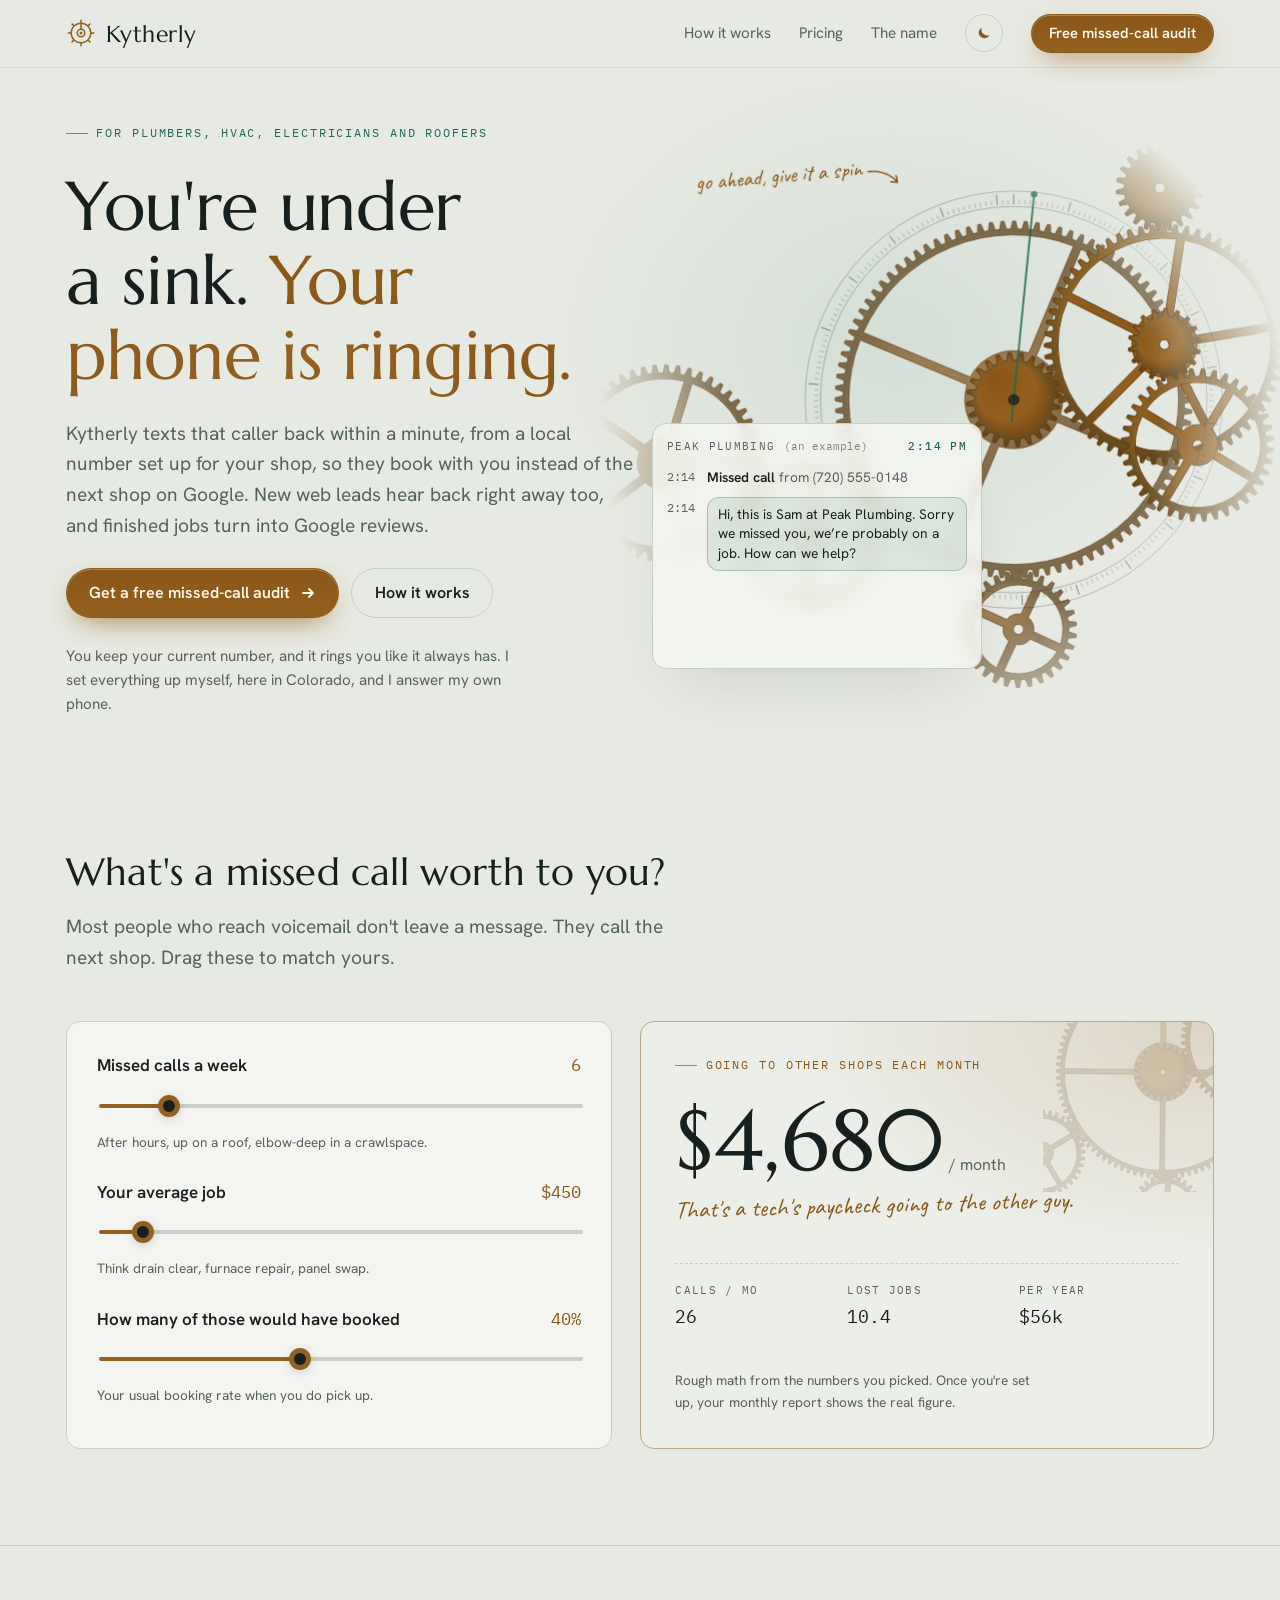
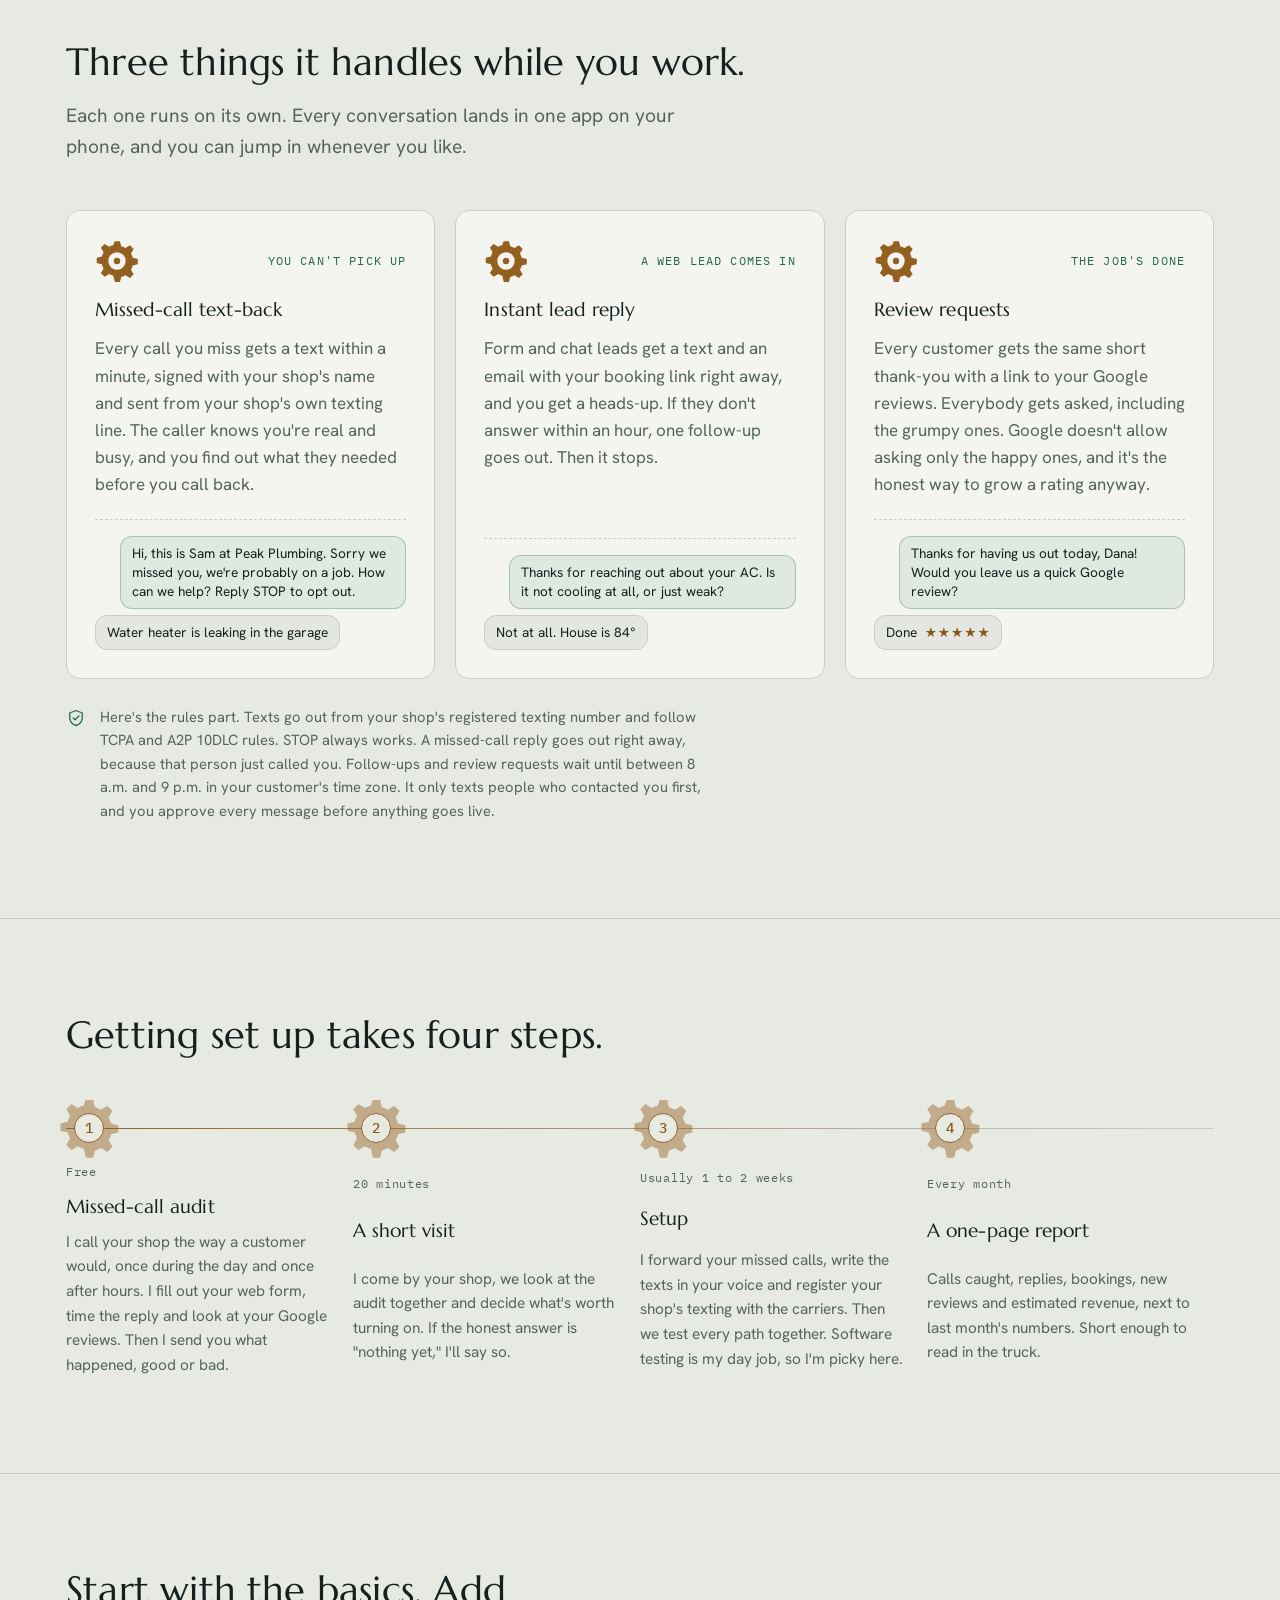
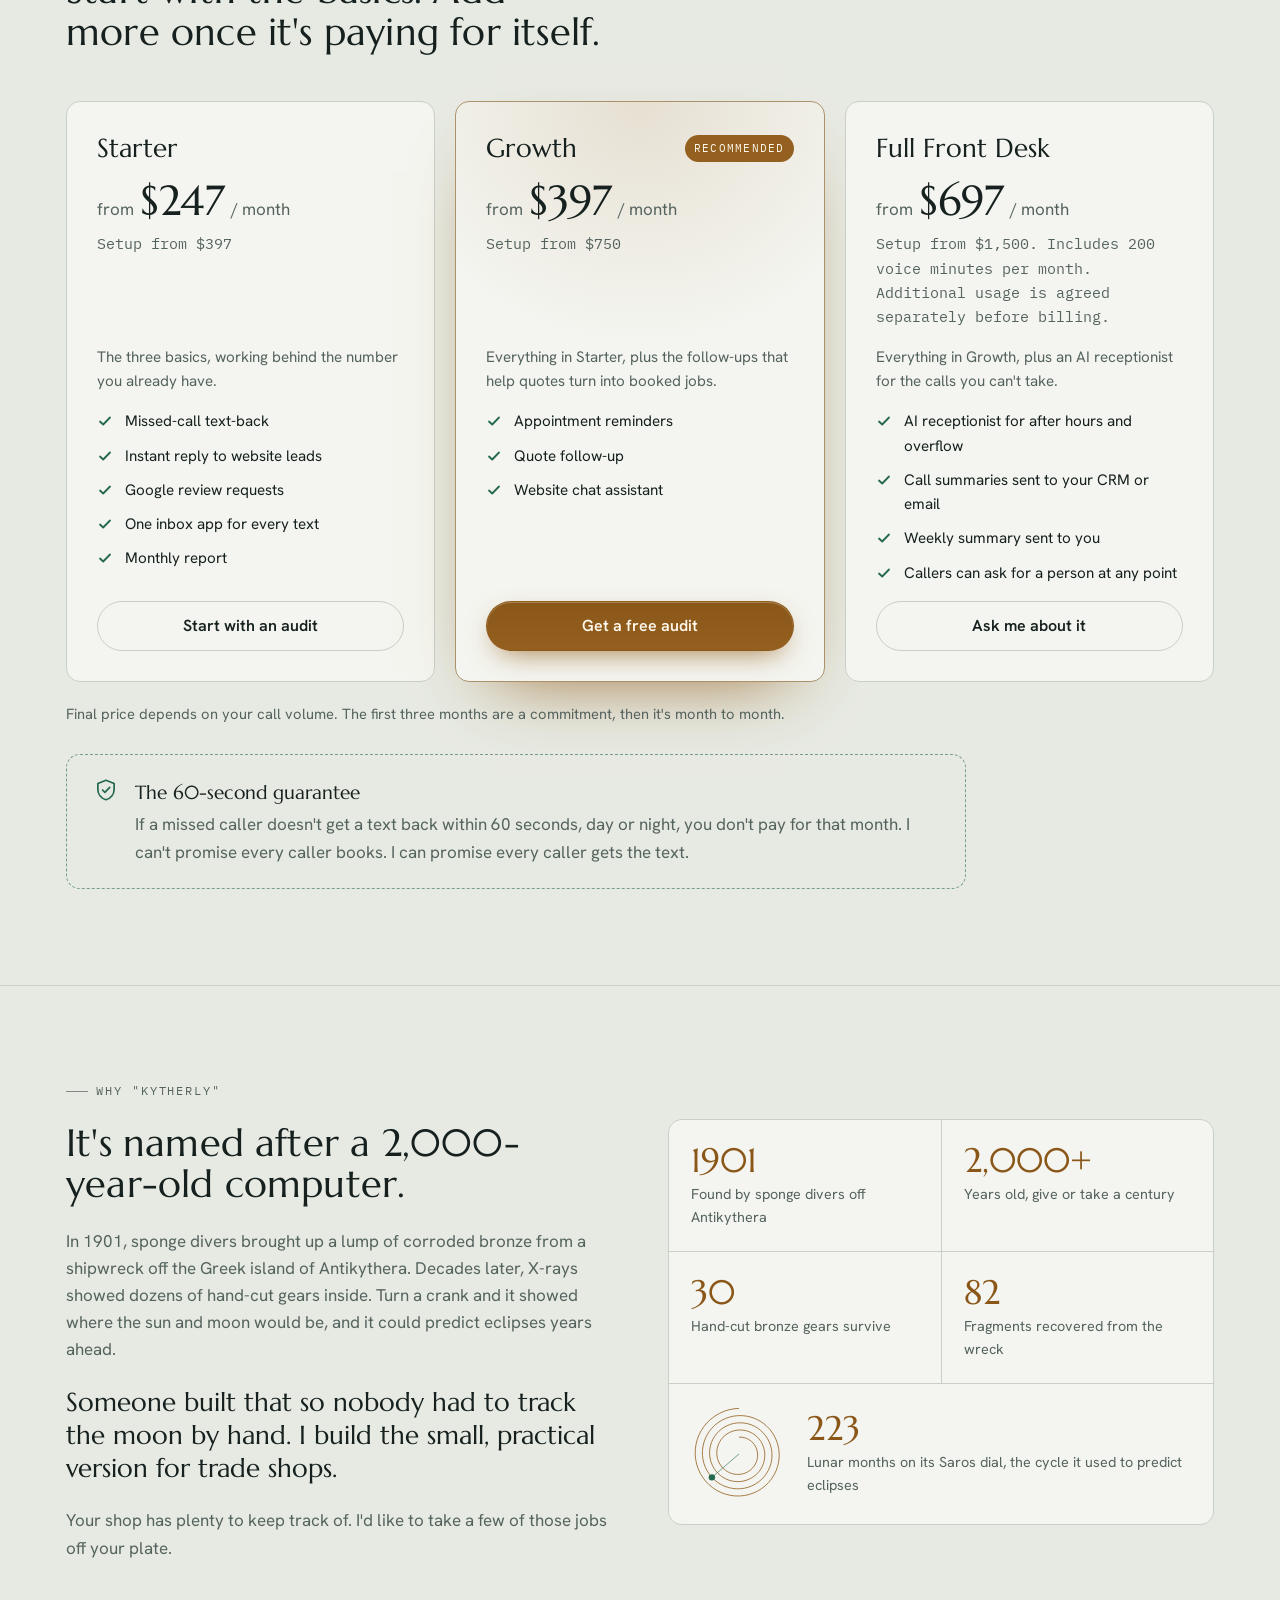
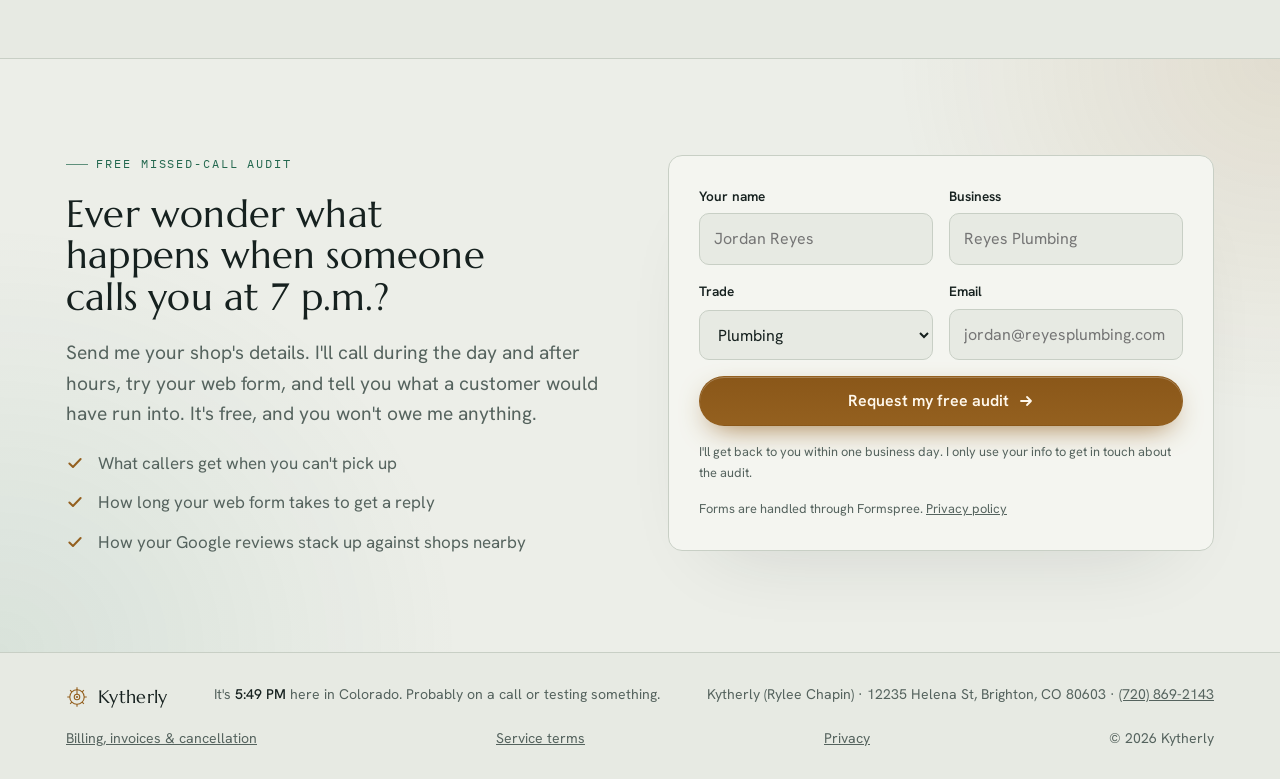
<file: index.html>
<!doctype html>
<html lang="en">
<head>
<meta charset="utf-8">
<meta name="viewport" content="width=device-width, initial-scale=1, viewport-fit=cover">
<title>Kytherly</title>
<meta name="description" content="Kytherly texts back the calls you miss, answers new web leads right away and asks finished jobs for Google reviews. For plumbers, HVAC, electricians and roofers.">
<link rel="icon" href="data:image/svg+xml,%3Csvg xmlns='http://www.w3.org/2000/svg' viewBox='0 0 32 32'%3E%3Cg fill='none' stroke='%23c8904f' stroke-width='2.4'%3E%3Ccircle cx='16' cy='16' r='10'/%3E%3Ccircle cx='16' cy='16' r='4'/%3E%3Cpath d='M16 2v4M16 26v4M2 16h4M26 16h4M6 6l3 3M23 23l3 3M6 26l3-3M23 9l3-3'/%3E%3C/g%3E%3C/svg%3E">
<link rel="preconnect" href="https://fonts.googleapis.com">
<link rel="preconnect" href="https://fonts.gstatic.com" crossorigin>
<link rel="stylesheet" href="https://fonts.googleapis.com/css2?family=Caveat:wght@500;600&family=Marcellus&family=Hanken+Grotesk:wght@400;500;600;700&family=IBM+Plex+Mono:wght@400;500&display=swap">
<style>
/* Layout: a salvaged bronze mechanism on a deep-sea ground. Hero splits text / live gear train;
   sections run as plates on one center column, each with a mono "inscription" label. Dark-first. */
:root{
  --sea:#0b1416;        /* ground: the water the mechanism was pulled from */
  --deep:#111e21;       /* raised plate */
  --deeper:#0e191b;
  --line:#22363a;
  --parch:#ebe1cd;      /* text */
  --mute:#9eaca6;
  --bronze:#c8904f;
  --bronze-hi:#e9bb7c;
  --bronze-lo:#7a5226;
  --verdigris:#72b8a1;
  --verd-soft:rgba(114,184,161,.12);
  --on-bronze:#1a1208;
  --shadow:rgba(0,0,0,.45);
  --display:"Marcellus","Trajan Pro","Palatino Linotype",Georgia,serif;
  --body:"Hanken Grotesk","Segoe UI",system-ui,-apple-system,sans-serif;
  --hand:"Caveat","Segoe Print","Bradley Hand",cursive;
  --mono:"IBM Plex Mono",ui-monospace,"Cascadia Mono",Consolas,monospace;
  --step-0:1rem; --step-1:1.2rem; --step-2:1.6rem; --step-3:2.4rem; --step-4:clamp(2.5rem,5.4vw,4.6rem);
  --radius:14px;
  color-scheme:dark;
}
@media (prefers-color-scheme: light){
  :root:not([data-theme="dark"]){
    --sea:#e7eae3; --deep:#f4f5f0; --deeper:#eceee8; --line:#c8cfc5;
    --parch:#16211f; --mute:#55635e;
    --bronze:#94601f; --bronze-hi:#8a5719; --bronze-lo:#5e3c14;
    --verdigris:#24684f; --verd-soft:rgba(45,122,99,.10);
    --on-bronze:#fff8ec; --shadow:rgba(30,40,35,.16);
    color-scheme:light;
  }
}
:root[data-theme="light"]{
  --sea:#e7eae3; --deep:#f4f5f0; --deeper:#eceee8; --line:#c8cfc5;
  --parch:#16211f; --mute:#55635e;
  --bronze:#94601f; --bronze-hi:#8a5719; --bronze-lo:#5e3c14;
  --verdigris:#24684f; --verd-soft:rgba(45,122,99,.10);
  --on-bronze:#fff8ec; --shadow:rgba(30,40,35,.16);
  color-scheme:light;
}

*{box-sizing:border-box}
html{scroll-behavior:smooth}
body{
  background:var(--sea); color:var(--parch);
  font-family:var(--body); font-size:17px; line-height:1.6;
  -webkit-font-smoothing:antialiased; overflow-x:hidden;
}
a{color:inherit}
:focus-visible{outline:2px solid var(--verdigris); outline-offset:3px; border-radius:6px}
.wrap{
  max-width:1180px; margin-inline:auto;
  padding-left:max(16px,env(safe-area-inset-left,0px));
  padding-right:max(16px,env(safe-area-inset-right,0px));
}
h1,h2,h3{font-family:var(--display); font-weight:400; text-wrap:balance; margin:0; line-height:1.08; letter-spacing:.005em}
h2{font-size:var(--step-3)}
h3{font-size:var(--step-1); line-height:1.25}
p{margin:0}
.label{
  font-family:var(--mono); font-size:.74rem; letter-spacing:.16em; text-transform:uppercase;
  color:var(--verdigris); display:flex; align-items:center; gap:.7em;
}
.label::before{content:""; width:22px; height:1px; background:currentColor; opacity:.7}
.lede{color:var(--mute); font-size:var(--step-1); max-width:58ch}

/* ---------- buttons ---------- */
.btn{
  display:inline-flex; align-items:center; gap:.6em; text-decoration:none; cursor:pointer;
  font:600 1rem/1 var(--body); padding:1em 1.4em; border-radius:999px; border:1px solid transparent;
  transition:transform .2s cubic-bezier(.2,.8,.2,1), background-color .2s, border-color .2s, box-shadow .2s;
}
.btn:active{transform:scale(.97)}
.btn-primary{
  background:linear-gradient(180deg,var(--bronze-hi),var(--bronze)); color:var(--on-bronze);
  box-shadow:0 1px 0 rgba(255,255,255,.25) inset, 0 10px 30px -12px var(--bronze);
}
.btn-primary:hover{box-shadow:0 1px 0 rgba(255,255,255,.25) inset, 0 14px 36px -10px var(--bronze)}
.btn-ghost{border-color:var(--line); color:var(--parch); background:transparent}
.btn-ghost:hover{border-color:var(--verdigris)}
.btn svg{width:1em; height:1em}

/* ---------- nav ---------- */
.nav{
  position:sticky; top:env(safe-area-inset-top,0px); z-index:20;
  background:color-mix(in srgb, var(--sea) 82%, transparent);
  backdrop-filter:blur(14px) saturate(1.2); -webkit-backdrop-filter:blur(14px) saturate(1.2);
  border-bottom:1px solid color-mix(in srgb, var(--line) 60%, transparent);
}
.nav .wrap{display:flex; align-items:center; justify-content:space-between; gap:20px; padding-block:14px}
.brand{display:flex; align-items:center; gap:10px; text-decoration:none; font-family:var(--display); font-size:1.45rem; letter-spacing:.02em}
.brand svg{width:30px; height:30px; color:var(--bronze)}
.brand:hover svg{animation:spin 2.4s cubic-bezier(.4,0,.2,1)}
@keyframes spin{to{transform:rotate(90deg)}}
.nav-links{display:flex; align-items:center; gap:28px; font-size:.95rem}
.nav-links a:not(.btn){text-decoration:none; color:var(--mute); transition:color .2s}
.nav-links a:not(.btn):hover{color:var(--parch)}
.nav .btn{padding:.75em 1.15em; font-size:.92rem}

/* ---------- hero ---------- */
.hero{position:relative; overflow:hidden}
.hero::before{ /* sea-light */
  content:""; position:absolute; inset:-20% -10% auto 30%; height:120%;
  background:radial-gradient(closest-side, var(--verd-soft), transparent 70%); pointer-events:none;
}
.hero .wrap{display:grid; grid-template-columns:1.05fr 1fr; gap:40px; align-items:center; padding-block:56px 40px; position:relative}
.hero-copy{display:grid; gap:26px; min-width:0; position:relative; z-index:2}
.hero h1{font-size:var(--step-4); letter-spacing:-.005em}
.hero h1 em{font-style:normal; color:var(--bronze-hi);
  background:linear-gradient(100deg,var(--bronze-hi),var(--bronze) 60%,var(--bronze-hi));
  -webkit-background-clip:text; background-clip:text; color:transparent}
.hero-ctas{display:flex; flex-wrap:wrap; gap:12px}
.hero-meta{display:flex; flex-wrap:wrap; gap:8px 22px; font-family:var(--mono); font-size:.78rem; color:var(--mute); letter-spacing:.04em}
.hero-meta span{display:inline-flex; align-items:center; gap:8px}
.hero-meta span::before{content:""; width:6px; height:6px; border-radius:50%; background:var(--verdigris)}

.machine{position:relative; aspect-ratio:1/1; width:100%; max-width:600px; justify-self:center}
.machine canvas{
  position:absolute; inset:-14%; width:128%; height:128%;
  -webkit-mask-image:radial-gradient(closest-side, #000 62%, transparent 100%);
          mask-image:radial-gradient(closest-side, #000 62%, transparent 100%);
}

/* example conversation, floating over the mechanism */
.ticket{
  position:absolute; left:-4%; bottom:4%; width:min(330px,78%);
  background:color-mix(in srgb, var(--deep) 88%, transparent);
  backdrop-filter:blur(10px); -webkit-backdrop-filter:blur(10px);
  border:1px solid var(--line); border-radius:var(--radius);
  box-shadow:0 30px 60px -30px var(--shadow);
  padding:14px; display:grid; gap:10px; font-size:.86rem;
}
.ticket-head{display:flex; justify-content:space-between; align-items:center; font-family:var(--mono); font-size:.7rem; letter-spacing:.12em; text-transform:uppercase; color:var(--mute)}
.ticket-head b{font-weight:500; color:var(--verdigris)}
.log{display:grid; gap:8px; min-height:188px; align-content:start}
.ev{display:grid; grid-template-columns:auto 1fr; gap:10px; align-items:start;
  animation:rise .5s cubic-bezier(.2,.8,.2,1) both}
.ev time{font-family:var(--mono); font-size:.72rem; color:var(--mute); padding-top:2px; font-variant-numeric:tabular-nums; min-width:2.6em}
.ev .bubble{padding:7px 10px; border-radius:12px; line-height:1.4; min-width:0}
.ev.sys .bubble{padding:2px 0; color:var(--mute)}
.ev.sys .bubble strong{color:var(--parch); font-weight:600}
.ev.out .bubble{background:var(--verd-soft); border:1px solid color-mix(in srgb, var(--verdigris) 30%, transparent)}
.ev.in .bubble{background:color-mix(in srgb, var(--parch) 7%, transparent); border:1px solid var(--line)}
.ev.win .bubble{padding:4px 10px; background:color-mix(in srgb, var(--bronze) 16%, transparent); color:var(--bronze-hi); font-weight:600; border:1px solid color-mix(in srgb, var(--bronze) 40%, transparent)}
@keyframes rise{from{opacity:.0; transform:translateY(6px)}to{opacity:1; transform:none}}

/* ---------- sections ---------- */
section{position:relative; scroll-margin-top:72px}
.plate{padding-block:96px}
.plate + .plate{border-top:1px solid var(--line)}
.sec-head{display:grid; gap:18px; max-width:760px; margin-bottom:48px}

/* leak calculator */
.leak{display:grid; grid-template-columns:1fr 1.05fr; gap:28px; align-items:stretch}
.controls{display:grid; gap:26px; align-content:start; padding:30px; border:1px solid var(--line); border-radius:var(--radius); background:var(--deep)}
.ctrl{display:grid; gap:10px}
.ctrl-top{display:flex; justify-content:space-between; align-items:baseline; gap:12px}
.ctrl label{font-weight:600}
.ctrl output{font-family:var(--mono); font-size:1.05rem; color:var(--bronze-hi); font-variant-numeric:tabular-nums}
.ctrl small{color:var(--mute); font-size:.85rem}
input[type=range]{-webkit-appearance:none; appearance:none; width:100%; height:28px; background:transparent; cursor:pointer}
input[type=range]::-webkit-slider-runnable-track{height:4px; border-radius:4px; background:linear-gradient(90deg,var(--bronze) var(--p,50%),var(--line) var(--p,50%))}
input[type=range]::-moz-range-track{height:4px; border-radius:4px; background:linear-gradient(90deg,var(--bronze) var(--p,50%),var(--line) var(--p,50%))}
input[type=range]::-webkit-slider-thumb{-webkit-appearance:none; margin-top:-9px; width:22px; height:22px; border-radius:50%; background:var(--parch); border:5px solid var(--bronze); box-shadow:0 2px 8px var(--shadow); transition:transform .15s}
input[type=range]::-moz-range-thumb{width:12px; height:12px; border-radius:50%; background:var(--parch); border:5px solid var(--bronze)}
input[type=range]:active::-webkit-slider-thumb{transform:scale(1.15)}

.readout{
  position:relative; overflow:hidden; border-radius:var(--radius); padding:34px;
  background:
    radial-gradient(120% 90% at 100% 0%, color-mix(in srgb, var(--bronze) 18%, transparent), transparent 60%),
    var(--deeper);
  border:1px solid color-mix(in srgb, var(--bronze) 35%, var(--line));
  display:grid; gap:22px; align-content:space-between;
}
.readout .label{color:var(--bronze-hi)}
.big{font-family:var(--display); font-size:clamp(3rem,7.5vw,5.4rem); line-height:1; font-variant-numeric:tabular-nums; color:var(--parch)}
.big small{font-family:var(--body); font-size:1rem; color:var(--mute); margin-left:.3em}
.readout-rows{display:grid; grid-template-columns:repeat(3,1fr); gap:12px; border-top:1px dashed var(--line); padding-top:18px}
.readout-rows div{display:grid; gap:2px; min-width:0}
.readout-rows dt{font-family:var(--mono); font-size:.68rem; letter-spacing:.12em; text-transform:uppercase; color:var(--mute)}
.readout-rows dd{margin:0; font-family:var(--mono); font-size:1.15rem; font-variant-numeric:tabular-nums}
.readout .fine{font-size:.85rem; color:var(--mute); max-width:46ch}
.readout canvas{position:absolute; right:-70px; top:-70px; width:240px; height:240px; opacity:.22; pointer-events:none}

/* three gears */
.gears{display:grid; grid-template-columns:repeat(3,1fr); gap:20px}
.gear-card{
  display:grid; grid-template-rows:auto auto auto 1fr; gap:14px; padding:28px; border-radius:var(--radius);
  background:var(--deep); border:1px solid var(--line); min-width:0;
  transition:border-color .3s, transform .3s cubic-bezier(.2,.8,.2,1);
}
.gear-card:hover{border-color:color-mix(in srgb, var(--bronze) 50%, var(--line)); transform:translateY(-3px)}
.gear-card:hover .g-ico{transform:rotate(45deg)}
.g-top{display:flex; justify-content:space-between; align-items:center}
.g-ico{width:44px; height:44px; color:var(--bronze); transition:transform 1.2s cubic-bezier(.2,.8,.2,1)}
.when{font-family:var(--mono); font-size:.72rem; letter-spacing:.1em; text-transform:uppercase; color:var(--verdigris)}
.gear-card p{color:var(--mute)}
.thread{display:grid; gap:6px; align-self:end; margin-top:6px; padding-top:16px; border-top:1px dashed var(--line); font-size:.85rem}
.thread .b{padding:7px 11px; border-radius:12px; max-width:92%; line-height:1.4}
.thread .o{justify-self:end; background:var(--verd-soft); border:1px solid color-mix(in srgb, var(--verdigris) 30%, transparent)}
.thread .i{justify-self:start; background:color-mix(in srgb, var(--parch) 7%, transparent); border:1px solid var(--line)}
.compliance{margin-top:26px; display:flex; gap:14px; align-items:flex-start; color:var(--mute); font-size:.92rem; max-width:80ch}
.compliance svg{flex:none; width:20px; height:20px; color:var(--verdigris); margin-top:3px}

/* process */
.steps{display:grid; grid-template-columns:repeat(4,1fr); gap:0; counter-reset:step; position:relative}
.steps::before{content:""; position:absolute; left:0; right:0; top:23px; height:1px; background:linear-gradient(90deg,var(--bronze),var(--line))}
.step{display:grid; gap:12px; padding-right:24px; min-width:0}
.step .n{
  width:46px; height:46px; border-radius:50%; display:grid; place-items:center; position:relative;
  font-family:var(--mono); font-size:.9rem; color:var(--bronze-hi); background:var(--sea);
  border:1px solid var(--bronze);
}
.step .dur{font-family:var(--mono); font-size:.74rem; color:var(--mute); letter-spacing:.06em}
.step p{color:var(--mute); font-size:.96rem}

/* pricing */
.tiers{display:grid; grid-template-columns:repeat(3,1fr); gap:20px; align-items:stretch}
.tier{display:grid; grid-template-rows:auto auto auto auto 1fr auto; gap:16px; padding:30px; border-radius:var(--radius); border:1px solid var(--line); background:var(--deep); min-width:0}
.tier.feature{
  border-color:color-mix(in srgb, var(--bronze) 55%, var(--line));
  background:radial-gradient(100% 60% at 50% 0%, color-mix(in srgb, var(--bronze) 14%, transparent), transparent 70%), var(--deep);
  box-shadow:0 30px 70px -40px var(--bronze);
}
.tier-name{display:flex; justify-content:space-between; align-items:center; gap:8px}
.tier-name h3{font-size:var(--step-2)}
.pill{font-family:var(--mono); font-size:.66rem; letter-spacing:.12em; text-transform:uppercase; padding:5px 9px; border-radius:999px; color:var(--on-bronze); background:var(--bronze); white-space:nowrap}
.price{display:flex; align-items:baseline; gap:6px; font-variant-numeric:tabular-nums}
.price b{font-family:var(--display); font-weight:400; font-size:2.6rem; line-height:1}
.price span{color:var(--mute)}
.setup{font-family:var(--mono); font-size:.78rem; color:var(--mute); margin-top:-8px}
.tier > p{color:var(--mute); font-size:.95rem}
.tier ul{list-style:none; margin:0; padding:0; display:grid; gap:10px; align-content:start; font-size:.95rem}
.tier li{display:grid; grid-template-columns:18px 1fr; gap:10px}
.tier li svg{width:16px; height:16px; margin-top:4px; color:var(--verdigris)}
.tier .btn{justify-content:center}
.guarantee{margin-top:28px; padding:22px 26px; border-radius:var(--radius); border:1px dashed color-mix(in srgb, var(--verdigris) 50%, var(--line)); display:flex; gap:16px; align-items:flex-start; max-width:900px}
.guarantee svg{flex:none; width:26px; height:26px; color:var(--verdigris)}
.guarantee strong{display:block; font-family:var(--display); font-weight:400; font-size:var(--step-1); margin-bottom:4px}
.guarantee p{color:var(--mute)}

/* name story */
.story{display:grid; grid-template-columns:1fr 1fr; gap:56px; align-items:center}
.story-copy{display:grid; gap:22px; min-width:0}
.story-copy p{color:var(--mute); max-width:58ch}
.story-copy p.pull{font-family:var(--display); font-size:var(--step-2); line-height:1.3; color:var(--parch)}
.facts{display:grid; grid-template-columns:1fr 1fr; gap:1px; background:var(--line); border:1px solid var(--line); border-radius:var(--radius); overflow:hidden}
.fact{background:var(--deep); padding:22px; display:grid; gap:4px; align-content:start; min-width:0}
.fact b{font-family:var(--display); font-weight:400; font-size:2.1rem; color:var(--bronze-hi); line-height:1.1; font-variant-numeric:tabular-nums}
.fact span{font-size:.9rem; color:var(--mute)}
.fact.wide{grid-column:1/-1; display:flex; align-items:center; gap:20px}
.fact.wide canvas{width:96px; height:96px; flex:none}

/* audit form */
.cta-band{
  background:
    radial-gradient(60% 120% at 0% 100%, var(--verd-soft), transparent 60%),
    radial-gradient(50% 100% at 100% 0%, color-mix(in srgb, var(--bronze) 12%, transparent), transparent 60%),
    var(--deeper);
  border-top:1px solid var(--line);
}
.audit{display:grid; grid-template-columns:1fr 1fr; gap:56px; align-items:start}
.audit-copy{display:grid; gap:20px; min-width:0}
.audit-copy ul{margin:0; padding:0; list-style:none; display:grid; gap:12px}
.audit-copy li{display:grid; grid-template-columns:22px 1fr; gap:10px; color:var(--mute)}
.audit-copy li svg{width:18px; height:18px; color:var(--bronze); margin-top:4px}
form{display:grid; gap:16px; padding:30px; border-radius:var(--radius); background:var(--deep); border:1px solid var(--line); box-shadow:0 40px 80px -50px var(--shadow)}
.row2{display:grid; grid-template-columns:1fr 1fr; gap:16px}
.field{display:grid; gap:6px; min-width:0}
.field label{font-size:.85rem; font-weight:600}
.field input,.field select{
  font:inherit; font-size:1rem; color:var(--parch); background:var(--sea);
  border:1px solid var(--line); border-radius:10px; padding:.75em .9em; width:100%;
  transition:border-color .2s, box-shadow .2s;
}
.field input:focus,.field select:focus{outline:none; border-color:var(--verdigris); box-shadow:0 0 0 3px var(--verd-soft)}
form .btn{justify-content:center; width:100%}
.form-note{font-size:.8rem; color:var(--mute)}
.form-note.err{color:var(--bronze-hi); font-weight:600}
.field input[aria-invalid="true"]{border-color:var(--bronze-hi); box-shadow:0 0 0 3px color-mix(in srgb, var(--bronze) 18%, transparent)}
.sent h3:focus{outline:none}
.copy-box{display:grid; gap:12px; text-align:left; margin-top:6px}
.copy-box textarea{font:.88rem/1.5 var(--mono); color:var(--parch); background:var(--sea); border:1px solid var(--line); border-radius:10px; padding:.8em; resize:none; width:100%}
.copy-actions{display:flex; flex-wrap:wrap; gap:10px}
.copy-actions .btn{flex:1 1 160px; justify-content:center; width:auto}
.sr-only{position:absolute; width:1px; height:1px; overflow:hidden; clip:rect(0 0 0 0); white-space:nowrap}
.sent{display:none; gap:10px; text-align:center; padding:12px 0}
form.done .sent{display:grid}
form.done > :not(.sent){display:none}
.sent svg{width:44px; height:44px; color:var(--verdigris); justify-self:center}
.sent h3{font-size:var(--step-2)}
.sent p{color:var(--mute)}

footer{border-top:1px solid var(--line)}
footer .wrap{display:flex; flex-wrap:wrap; justify-content:space-between; gap:16px; padding-block:30px; color:var(--mute); font-size:.88rem}
footer .brand{font-size:1.1rem; color:var(--parch)}
footer address{font-style:normal}
footer .brand svg{width:22px; height:22px}

/* ---------- small delights: margin notes, toggles, toasts ---------- */
::selection{background:color-mix(in srgb, var(--bronze) 45%, transparent); color:var(--parch)}
.hero-note{color:var(--mute); font-size:.95rem; max-width:50ch}
.spin-hint{
  position:absolute; z-index:3; top:2%; left:4%; margin:0; display:flex; align-items:flex-end; gap:4px;
  font-family:var(--hand); font-size:1.4rem; line-height:1; color:var(--bronze-hi);
  transform:rotate(-5deg); pointer-events:none; transition:opacity .6s;
}
.spin-hint svg{width:38px; height:24px; transform:translateY(12px)}
.spin-hint.gone{opacity:0}
#mech{cursor:grab; touch-action:pan-y}
#mech.grabbing{cursor:grabbing}
.ticket-head i{font-style:normal; text-transform:none; letter-spacing:0; opacity:.75}
.ev.typing .bubble{display:inline-flex; gap:4px; padding:10px 12px; width:max-content}
.ev.typing .bubble i{width:6px; height:6px; border-radius:50%; background:var(--mute); animation:blink 1s infinite}
.ev.typing .bubble i:nth-child(2){animation-delay:.15s}
.ev.typing .bubble i:nth-child(3){animation-delay:.3s}
@keyframes blink{0%,60%,100%{opacity:.25; transform:none}30%{opacity:1; transform:translateY(-2px)}}
.quip{font-family:var(--hand); font-size:1.55rem; line-height:1.15; color:var(--bronze-hi); margin-top:-10px; transform:rotate(-1.5deg); transform-origin:left center}
.quip.swap{animation:quip .45s cubic-bezier(.2,.8,.2,1)}
@keyframes quip{from{opacity:0; transform:rotate(-1.5deg) translateY(6px)}}
.stars{display:inline-flex; gap:1px; margin-left:4px; color:var(--bronze-hi)}
.stars i{font-style:normal; display:inline-block}
.gear-card:hover .stars i{animation:pop .5s cubic-bezier(.3,1.6,.5,1) both}
.gear-card:hover .stars i:nth-child(2){animation-delay:.07s}
.gear-card:hover .stars i:nth-child(3){animation-delay:.14s}
.gear-card:hover .stars i:nth-child(4){animation-delay:.21s}
.gear-card:hover .stars i:nth-child(5){animation-delay:.28s}
@keyframes pop{40%{transform:scale(1.55) rotate(-14deg)}}

.steps{list-style:none; margin:0; padding:0}
.step .n{border:0; background:none}
.step .n .cog{position:absolute; inset:-8px; width:62px; height:62px; color:var(--bronze); opacity:.45; transition:transform 1.4s cubic-bezier(.2,.8,.2,1)}
.step .n b{position:relative; width:30px; height:30px; border-radius:50%; display:grid; place-items:center; background:var(--sea); border:1px solid var(--bronze); font-weight:500}
.step:hover .n .cog{transform:rotate(90deg)}
.step:nth-child(even):hover .n .cog{transform:rotate(-90deg)}

.terms{margin-top:20px; color:var(--mute); font-size:.92rem}
.fact-text{display:grid; gap:4px}

.theme-btn{
  position:relative; width:38px; height:38px; flex:none; border-radius:50%; border:1px solid var(--line);
  background:transparent; color:var(--bronze-hi); cursor:pointer; display:grid; place-items:center;
  transition:border-color .2s, transform .2s;
}
.theme-btn:hover{border-color:var(--bronze)}
.theme-btn:active{transform:scale(.92)}
.theme-btn svg{position:absolute; width:18px; height:18px; transition:transform .6s cubic-bezier(.2,.8,.2,1), opacity .3s}
.theme-btn .moon{opacity:0; transform:rotate(-90deg) scale(.5)}
.theme-btn.is-light .sun{opacity:0; transform:rotate(90deg) scale(.5)}
.theme-btn.is-light .moon{opacity:1; transform:none}

.local{margin:0}
.local b{color:var(--parch); font-weight:500; font-variant-numeric:tabular-nums}

.toast{
  position:fixed; left:50%; bottom:calc(20px + env(safe-area-inset-bottom, 0px)); z-index:50;
  transform:translate(-50%, 20px); opacity:0; pointer-events:none; width:max-content; max-width:calc(100% - 32px);
  padding:10px 18px; border-radius:14px; background:var(--deep); color:var(--parch);
  border:1px solid color-mix(in srgb, var(--bronze) 50%, var(--line)); box-shadow:0 20px 50px -20px var(--shadow);
  font-family:var(--hand); font-size:1.4rem; line-height:1.2; text-align:center;
  transition:opacity .35s, transform .45s cubic-bezier(.2,.8,.2,1);
}
.toast.show{opacity:1; transform:translate(-50%, 0)}
.burst{position:fixed; width:22px; height:22px; color:var(--bronze-hi); pointer-events:none; z-index:40}
@media (max-width: 960px){
  .spin-hint{top:0; left:2%}
}
@media (max-width: 560px){
  .spin-hint{font-size:1.2rem; top:-2%}
  .nav-links{gap:10px}
}

/* line up the parts of sibling cards (headings, threads, feature lists, buttons) */
@supports (grid-template-rows: subgrid){
  @media (min-width: 961px){
    .gear-card{grid-row:span 4; grid-template-rows:subgrid}
    .gear-card .thread{align-self:end}
    .tier{grid-row:span 6; grid-template-rows:subgrid}
  }
}

/* ---------- responsive ---------- */
@media (max-width: 960px){
  .hero .wrap{grid-template-columns:1fr; padding-block:40px 56px}
  .machine{max-width:520px}
  .ticket{left:0}
  .leak,.story,.audit{grid-template-columns:1fr}
  .gears,.tiers{grid-template-columns:1fr}
  .steps{grid-template-columns:1fr 1fr; row-gap:36px}
  .steps::before{display:none}
  .nav-links a:not(.btn){display:none}
  .plate{padding-block:72px}
}
@media (max-width: 560px){
  body{font-size:16px}
  .steps{grid-template-columns:1fr}
  .row2{grid-template-columns:1fr}
  .readout-rows{grid-template-columns:1fr 1fr 1fr}
  .readout,.controls,form,.tier,.gear-card{padding:22px}
  .ticket{position:relative; left:auto; bottom:auto; width:100%; margin-top:-18%}
  .machine{aspect-ratio:auto}
  .machine canvas{position:relative; inset:auto; width:118%; margin-left:-9%; aspect-ratio:1/1; height:auto; display:block}
  .facts{grid-template-columns:1fr}
  .nav .btn{font-size:.82rem; padding:.7em 1em}
}
@media (prefers-reduced-motion: reduce){
  *,*::before,*::after{animation:none!important; transition:none!important}
  html{scroll-behavior:auto}
}
</style>
<style>body{margin:0}img{max-width:100%}[hidden]{display:none!important}</style>
</head>
<body>
<!-- shared icon defs -->
<svg width="0" height="0" style="position:absolute" aria-hidden="true">
  <defs>
    <symbol id="i-gear" viewBox="0 0 48 48"><path fill="currentColor" fill-rule="evenodd" d="M27.2 2.4 28.6 8a16.6 16.6 0 0 1 4.6 1.9l5-3 4 4-3 5a16.6 16.6 0 0 1 1.9 4.6l5.6 1.4v5.6l-5.6 1.4a16.6 16.6 0 0 1-1.9 4.6l3 5-4 4-5-3a16.6 16.6 0 0 1-4.6 1.9l-1.4 5.6h-5.6L20 40a16.6 16.6 0 0 1-4.6-1.9l-5 3-4-4 3-5A16.6 16.6 0 0 1 7.5 27.5L1.9 26.1v-5.6l5.6-1.4a16.6 16.6 0 0 1 1.9-4.6l-3-5 4-4 5 3A16.6 16.6 0 0 1 20 6.6l1.4-4.2ZM24 14.5a9.5 9.5 0 1 0 0 19 9.5 9.5 0 0 0 0-19Zm0 6a3.5 3.5 0 1 1 0 7 3.5 3.5 0 0 1 0-7Z"/></symbol>
    <symbol id="i-check" viewBox="0 0 16 16"><path fill="none" stroke="currentColor" stroke-width="1.8" stroke-linecap="round" stroke-linejoin="round" d="m3 8.5 3.2 3L13 4.5"/></symbol>
    <symbol id="i-arrow" viewBox="0 0 16 16"><path fill="none" stroke="currentColor" stroke-width="1.8" stroke-linecap="round" stroke-linejoin="round" d="M3 8h10M9 4l4 4-4 4"/></symbol>
    <symbol id="i-shield" viewBox="0 0 24 24"><path fill="none" stroke="currentColor" stroke-width="1.6" stroke-linejoin="round" d="M12 3 4.5 6v5.5c0 4.6 3.2 8.2 7.5 9.5 4.3-1.3 7.5-4.9 7.5-9.5V6L12 3Z"/><path fill="none" stroke="currentColor" stroke-width="1.6" stroke-linecap="round" stroke-linejoin="round" d="m8.8 12 2.2 2.2 4.4-4.6"/></symbol>
    <symbol id="i-mark" viewBox="0 0 32 32"><g fill="none" stroke="currentColor" stroke-width="1.6"><circle cx="16" cy="16" r="10.5"/><circle cx="16" cy="16" r="4"/><path d="M16 1.8v4M16 26.2v4M1.8 16h4M26.2 16h4M6 6l2.8 2.8M23.2 23.2 26 26M6 26l2.8-2.8M23.2 8.8 26 6"/><path d="M16 12V5.5" stroke-linecap="round"/></g><circle cx="16" cy="16" r="1.6" fill="currentColor"/></symbol>
  </defs>
</svg>

<script>try{var t=localStorage.getItem("ky-theme");if(t)document.documentElement.dataset.theme=t}catch(e){}</script>
<header class="nav">
  <div class="wrap">
    <a class="brand" id="brand" href="#top" aria-label="Kytherly, back to top"><svg><use href="#i-mark"/></svg>Kytherly</a>
    <nav class="nav-links" aria-label="Main">
      <a href="#how">How it works</a>
      <a href="#pricing">Pricing</a>
      <a href="#name">The name</a>
      <button class="theme-btn" id="themeBtn" type="button" aria-label="Switch to light mode">
        <svg class="sun" viewBox="0 0 24 24" aria-hidden="true"><circle cx="12" cy="12" r="4.2" fill="currentColor"/><path d="M12 2.5v2.4M12 19.1v2.4M2.5 12h2.4M19.1 12h2.4M5.3 5.3 7 7M17 17l1.7 1.7M5.3 18.7 7 17M17 7l1.7-1.7" stroke="currentColor" stroke-width="1.7" stroke-linecap="round"/></svg>
        <svg class="moon" viewBox="0 0 24 24" aria-hidden="true"><path d="M19.5 14.6A7.6 7.6 0 0 1 9.4 4.5a7.6 7.6 0 1 0 10.1 10.1Z" fill="currentColor"/></svg>
      </button>
      <a class="btn btn-primary" href="#audit">Free missed-call audit</a>
    </nav>
  </div>
</header>

<main id="top">
  <section class="hero">
    <div class="wrap">
      <div class="hero-copy">
        <p class="label">For plumbers, HVAC, electricians and roofers</p>
        <h1>You're under a sink. <em>Your phone is ringing.</em></h1>
        <p class="lede">Kytherly texts that caller back within a minute, from a local number set up for your shop, so they book with you instead of the next shop on Google. New web leads hear back right away too, and finished jobs turn into Google reviews.</p>
        <div class="hero-ctas">
          <a class="btn btn-primary" href="#audit">Get a free missed-call audit <svg><use href="#i-arrow"/></svg></a>
          <a class="btn btn-ghost" href="#how">How it works</a>
        </div>
        <p class="hero-note">You keep your current number, and it rings you like it always has. I set everything up myself, here in Colorado, and I answer my own phone.</p>
      </div>

      <div class="machine">
        <canvas id="mech" aria-hidden="true"></canvas>
        <p class="spin-hint" id="spinHint" aria-hidden="true">go ahead, give it a spin <svg viewBox="0 0 40 24"><path d="M2 4c10 0 22 3 30 14m0 0-1-7m1 7-7-1" fill="none" stroke="currentColor" stroke-width="1.6" stroke-linecap="round" stroke-linejoin="round"/></svg></p>
        <div class="ticket" aria-label="Example text conversation">
          <div class="ticket-head"><span>Peak Plumbing <i>(an example)</i></span><b id="clock">2:14 PM</b></div>
          <div class="log" id="log"></div>
        </div>
      </div>
    </div>
  </section>

  <section class="plate" id="leak">
    <div class="wrap">
      <div class="sec-head">
        <h2>What's a missed call worth to you?</h2>
        <p class="lede">Most people who reach voicemail don't leave a message. They call the next shop. Drag these to match yours.</p>
      </div>
      <div class="leak">
        <div class="controls">
          <div class="ctrl">
            <div class="ctrl-top"><label for="calls">Missed calls a week</label><output id="callsOut" for="calls">6</output></div>
            <input type="range" id="calls" min="1" max="40" value="6">
            <small>After hours, up on a roof, elbow-deep in a crawlspace.</small>
          </div>
          <div class="ctrl">
            <div class="ctrl-top"><label for="ticket">Your average job</label><output id="ticketOut" for="ticket">$450</output></div>
            <input type="range" id="ticket" min="100" max="5000" step="50" value="450">
            <small>Think drain clear, furnace repair, panel swap.</small>
          </div>
          <div class="ctrl">
            <div class="ctrl-top"><label for="rate">How many of those would have booked</label><output id="rateOut" for="rate">40%</output></div>
            <input type="range" id="rate" min="5" max="90" step="5" value="40">
            <small>Your usual booking rate when you do pick up.</small>
          </div>
        </div>
        <div class="readout">
          <canvas id="dialMini" aria-hidden="true"></canvas>
          <p class="label">Going to other shops each month</p>
          <div class="big" id="leakOut">$4,680<small>/ month</small></div>
          <p class="quip" id="quip" aria-live="polite">That's a tech's paycheck going to the other guy.</p>
          <dl class="readout-rows">
            <div><dt>Calls / mo</dt><dd id="r1">26</dd></div>
            <div><dt>Lost jobs</dt><dd id="r2">10.4</dd></div>
            <div><dt>Per year</dt><dd id="r3">$56k</dd></div>
          </dl>
          <p class="fine">Rough math from the numbers you picked. Once you're set up, your monthly report shows the real figure.</p>
        </div>
      </div>
    </div>
  </section>

  <section class="plate" id="how">
    <div class="wrap">
      <div class="sec-head">
        <h2>Three things it handles while you work.</h2>
        <p class="lede">Each one runs on its own. Every conversation lands in one app on your phone, and you can jump in whenever you like.</p>
      </div>
      <div class="gears">
        <article class="gear-card">
          <div class="g-top"><svg class="g-ico"><use href="#i-gear"/></svg><span class="when">You can't pick up</span></div>
          <h3>Missed-call text-back</h3>
          <p>Every call you miss gets a text within a minute, signed with your shop's name and sent from your shop's own texting line. The caller knows you're real and busy, and you find out what they needed before you call back.</p>
          <div class="thread" aria-label="Example text thread">
            <span class="b o">Hi, this is Sam at Peak Plumbing. Sorry we missed you, we're probably on a job. How can we help? Reply STOP to opt out.</span>
            <span class="b i">Water heater is leaking in the garage</span>
          </div>
        </article>
        <article class="gear-card">
          <div class="g-top"><svg class="g-ico"><use href="#i-gear"/></svg><span class="when">A web lead comes in</span></div>
          <h3>Instant lead reply</h3>
          <p>Form and chat leads get a text and an email with your booking link right away, and you get a heads-up. If they don't answer within an hour, one follow-up goes out. Then it stops.</p>
          <div class="thread" aria-label="Example text thread">
            <span class="b o">Thanks for reaching out about your AC. Is it not cooling at all, or just weak?</span>
            <span class="b i">Not at all. House is 84°</span>
          </div>
        </article>
        <article class="gear-card">
          <div class="g-top"><svg class="g-ico"><use href="#i-gear"/></svg><span class="when">The job's done</span></div>
          <h3>Review requests</h3>
          <p>Every customer gets the same short thank-you with a link to your Google reviews. Everybody gets asked, including the grumpy ones. Google doesn't allow asking only the happy ones, and it's the honest way to grow a rating anyway.</p>
          <div class="thread" aria-label="Example text thread">
            <span class="b o">Thanks for having us out today, Dana! Would you leave us a quick Google review?</span>
            <span class="b i">Done <span class="stars" aria-label="five stars"><i>★</i><i>★</i><i>★</i><i>★</i><i>★</i></span></span>
          </div>
        </article>
      </div>
      <p class="compliance"><svg><use href="#i-shield"/></svg><span>Here's the rules part. Texts go out from your shop's registered texting number and follow TCPA and A2P 10DLC rules. STOP always works. A missed-call reply goes out right away, because that person just called you. Follow-ups and review requests wait until between 8 a.m. and 9 p.m. in your customer's time zone. It only texts people who contacted you first, and you approve every message before anything goes live.</span></p>
    </div>
  </section>

  <section class="plate" id="process">
    <div class="wrap">
      <div class="sec-head">
        <h2>Getting set up takes four steps.</h2>
      </div>
      <ol class="steps">
        <li class="step"><span class="n"><svg class="cog" aria-hidden="true"><use href="#i-gear"/></svg><b>1</b></span><span class="dur">Free</span><h3>Missed-call audit</h3><p>I call your shop the way a customer would, once during the day and once after hours. I fill out your web form, time the reply and look at your Google reviews. Then I send you what happened, good or bad.</p></li>
        <li class="step"><span class="n"><svg class="cog" aria-hidden="true"><use href="#i-gear"/></svg><b>2</b></span><span class="dur">20 minutes</span><h3>A short visit</h3><p>I come by your shop, we look at the audit together and decide what's worth turning on. If the honest answer is "nothing yet," I'll say so.</p></li>
        <li class="step"><span class="n"><svg class="cog" aria-hidden="true"><use href="#i-gear"/></svg><b>3</b></span><span class="dur">Usually 1 to 2 weeks</span><h3>Setup</h3><p>I forward your missed calls, write the texts in your voice and register your shop's texting with the carriers. Then we test every path together. Software testing is my day job, so I'm picky here.</p></li>
        <li class="step"><span class="n"><svg class="cog" aria-hidden="true"><use href="#i-gear"/></svg><b>4</b></span><span class="dur">Every month</span><h3>A one-page report</h3><p>Calls caught, replies, bookings, new reviews and estimated revenue, next to last month's numbers. Short enough to read in the truck.</p></li>
      </ol>
    </div>
  </section>

  <section class="plate" id="pricing">
    <div class="wrap">
      <div class="sec-head">
        <h2>Start with the basics. Add more once it's paying for itself.</h2>
      </div>
      <div class="tiers">
        <article class="tier">
          <div class="tier-name"><h3>Starter</h3></div>
          <div class="price"><span>from</span><b>$247</b><span>/ month</span></div>
          <p class="setup">Setup from $397</p>
          <p>The three basics, working behind the number you already have.</p>
          <ul>
            <li><svg><use href="#i-check"/></svg>Missed-call text-back</li>
            <li><svg><use href="#i-check"/></svg>Instant reply to website leads</li>
            <li><svg><use href="#i-check"/></svg>Google review requests</li>
            <li><svg><use href="#i-check"/></svg>One inbox app for every text</li>
            <li><svg><use href="#i-check"/></svg>Monthly report</li>
          </ul>
          <a class="btn btn-ghost" href="#audit">Start with an audit</a>
        </article>
        <article class="tier feature">
          <div class="tier-name"><h3>Growth</h3><span class="pill">Recommended</span></div>
          <div class="price"><span>from</span><b>$397</b><span>/ month</span></div>
          <p class="setup">Setup from $750</p>
          <p>Everything in Starter, plus the follow-ups that help quotes turn into booked jobs.</p>
          <ul>
            <li><svg><use href="#i-check"/></svg>Appointment reminders</li>
            <li><svg><use href="#i-check"/></svg>Quote follow-up</li>
            <li><svg><use href="#i-check"/></svg>Website chat assistant</li>
          </ul>
          <a class="btn btn-primary" href="#audit">Get a free audit</a>
        </article>
        <article class="tier">
          <div class="tier-name"><h3>Full Front Desk</h3></div>
          <div class="price"><span>from</span><b>$697</b><span>/ month</span></div>
          <p class="setup">Setup from $1,500. Includes 200 voice minutes per month. Additional usage is agreed separately before billing.</p>
          <p>Everything in Growth, plus an AI receptionist for the calls you can't take.</p>
          <ul>
            <li><svg><use href="#i-check"/></svg>AI receptionist for after hours and overflow</li>
            <li><svg><use href="#i-check"/></svg>Call summaries sent to your CRM or email</li>
            <li><svg><use href="#i-check"/></svg>Weekly summary sent to you</li>
            <li><svg><use href="#i-check"/></svg>Callers can ask for a person at any point</li>
          </ul>
          <a class="btn btn-ghost" href="#audit">Ask me about it</a>
        </article>
      </div>
      <p class="terms">Final price depends on your call volume. The first three months are a commitment, then it's month to month.</p>
      <div class="guarantee">
        <svg><use href="#i-shield"/></svg>
        <div><strong>The 60-second guarantee</strong><p>If a missed caller doesn't get a text back within 60 seconds, day or night, you don't pay for that month. I can't promise every caller books. I can promise every caller gets the text.</p></div>
      </div>
    </div>
  </section>

  <section class="plate" id="name">
    <div class="wrap story">
      <div class="story-copy">
        <p class="label">Why "Kytherly"</p>
        <h2>It's named after a 2,000-year-old computer.</h2>
        <p>In 1901, sponge divers brought up a lump of corroded bronze from a shipwreck off the Greek island of Antikythera. Decades later, X-rays showed dozens of hand-cut gears inside. Turn a crank and it showed where the sun and moon would be, and it could predict eclipses years ahead.</p>
        <p class="pull">Someone built that so nobody had to track the moon by hand. I build the small, practical version for trade shops.</p>
        <p>Your shop has plenty to keep track of. I'd like to take a few of those jobs off your plate.</p>
      </div>
      <div class="facts">
        <div class="fact"><b>1901</b><span>Found by sponge divers off Antikythera</span></div>
        <div class="fact"><b>2,000+</b><span>Years old, give or take a century</span></div>
        <div class="fact"><b>30</b><span>Hand-cut bronze gears survive</span></div>
        <div class="fact"><b>82</b><span>Fragments recovered from the wreck</span></div>
        <div class="fact wide"><canvas id="saros" aria-hidden="true"></canvas><div class="fact-text"><b>223</b><span>Lunar months on its Saros dial, the cycle it used to predict eclipses</span></div></div>
      </div>
    </div>
  </section>

  <section class="cta-band" id="audit">
    <div class="wrap plate audit">
      <div class="audit-copy">
        <p class="label">Free missed-call audit</p>
        <h2>Ever wonder what happens when someone calls you at 7 p.m.?</h2>
        <p class="lede">Send me your shop's details. I'll call during the day and after hours, try your web form, and tell you what a customer would have run into. It's free, and you won't owe me anything.</p>
        <ul>
          <li><svg><use href="#i-check"/></svg>What callers get when you can't pick up</li>
          <li><svg><use href="#i-check"/></svg>How long your web form takes to get a reply</li>
          <li><svg><use href="#i-check"/></svg>How your Google reviews stack up against shops nearby</li>
        </ul>
      </div>
      <form id="auditForm" novalidate>
        <input type="hidden" name="_subject" value="Missed-call audit request from kytherly.com">
        <div class="row2">
          <div class="field"><label for="f-name">Your name</label><input id="f-name" name="name" autocomplete="name" required placeholder="Jordan Reyes"></div>
          <div class="field"><label for="f-biz">Business</label><input id="f-biz" name="biz" autocomplete="organization" required placeholder="Reyes Plumbing"></div>
        </div>
        <div class="row2">
          <div class="field"><label for="f-trade">Trade</label>
            <select id="f-trade" name="trade">
              <option>Plumbing</option><option>HVAC</option><option>Electrical</option><option>Roofing</option><option>Garage doors</option><option>Landscaping</option><option>Something else</option>
            </select>
          </div>
          <div class="field"><label for="f-email">Email</label><input id="f-email" name="email" type="email" autocomplete="email" required placeholder="jordan@reyesplumbing.com"></div>
        </div>
        <button class="btn btn-primary" type="submit">Request my free audit <svg><use href="#i-arrow"/></svg></button>
        <p class="form-note" id="formNote" aria-live="polite">I'll get back to you within one business day. I only use your info to get in touch about the audit.</p>
        <p class="form-note">Forms are handled through Formspree. <a href="/privacy.html">Privacy policy</a></p>
        <div class="sent">
          <svg aria-hidden="true"><use href="#i-check"/></svg>
          <h3 id="sentTitle" tabindex="-1">Got it</h3>
          <p id="sentBody">I'll be in touch within one business day.</p>
          <div id="copyBox" class="copy-box" hidden>
            <label for="copyText" class="sr-only">Your audit request</label>
            <textarea id="copyText" rows="4" readonly></textarea>
            <div class="copy-actions">
              <button type="button" class="btn btn-primary" id="copyBtn">Copy request</button>
              <button type="button" class="btn btn-ghost" id="editBtn">Edit and try again</button>
            </div>
          </div>
        </div>
      </form>
    </div>
  </section>
</main>

<footer>
  <div class="wrap">
    <a class="brand" href="#top"><svg><use href="#i-mark"/></svg>Kytherly</a>
    <p class="local" id="local">Front-desk texting for trade shops, run out of Colorado.</p>
    <address>Kytherly (Rylee Chapin) · 12235 Helena St, Brighton, CO 80603 · <a href="tel:+17208692143">(720) 869-2143</a></address>
    <a href="/billing.html">Billing, invoices &amp; cancellation</a>
    <a href="/terms.html">Service terms</a>
    <a href="/privacy.html">Privacy</a>
    <span>© 2026 Kytherly</span>
  </div>
</footer>
<div class="toast" id="toast" role="status" aria-live="polite"></div>

<script>
(() => {
  const reduce = matchMedia('(prefers-reduced-motion: reduce)').matches;
  const css = () => getComputedStyle(document.documentElement);
  let C = {};
  const readColors = () => { const s = css(); C = {
    sea: s.getPropertyValue('--sea').trim(), bronze: s.getPropertyValue('--bronze').trim(),
    hi: s.getPropertyValue('--bronze-hi').trim(), lo: s.getPropertyValue('--bronze-lo').trim(),
    verd: s.getPropertyValue('--verdigris').trim(), parch: s.getPropertyValue('--parch').trim(),
    line: s.getPropertyValue('--line').trim(), mute: s.getPropertyValue('--mute').trim() }; };
  readColors();
  matchMedia('(prefers-color-scheme: dark)').addEventListener('change', readColors);
  new MutationObserver(readColors).observe(document.documentElement, {attributes:true, attributeFilter:['data-theme']});

  /* ---------- gear geometry ---------- */
  // Teeth are centred on angle a0 + k*pitch so meshing phases can be solved exactly.
  function gearPath(ctx, x, y, T, m, phi, spokes) {
    const r = T*m/2, ra = r + m*0.95, rd = r - m*1.2, p = Math.PI*2/T;
    ctx.beginPath();
    for (let k = 0; k < T; k++) {
      const a = phi + k*p;
      const pts = [[rd,a-0.5*p],[rd,a-0.3*p],[ra,a-0.13*p],[ra,a+0.13*p],[rd,a+0.3*p]];
      pts.forEach(([rr,aa],i)=>{ const px=x+rr*Math.cos(aa), py=y+rr*Math.sin(aa); (k===0&&i===0)?ctx.moveTo(px,py):ctx.lineTo(px,py); });
    }
    ctx.closePath();
    // spoke windows (annular sectors), filled even-odd so the gears behind show through
    if (spokes && T > 26) {
      // straight spokes of constant width: the window's angular inset shrinks with radius
      const ro = rd - m*1.6, ri = Math.max(r*0.28, m*3.4), hw = m*1.1;
      const wo = Math.asin(hw/ro), wi = Math.asin(Math.min(hw/ri, 0.9));
      for (let s = 0; s < spokes; s++) {
        const a = phi + s*2*Math.PI/spokes, b = a + 2*Math.PI/spokes;
        ctx.moveTo(x+ro*Math.cos(a+wo), y+ro*Math.sin(a+wo));
        ctx.arc(x,y,ro,a+wo,b-wo);
        ctx.arc(x,y,ri,b-wi,a+wi,true); ctx.closePath();
      }
    }
    // axle hole
    const ah = Math.max(m*1.4, 3);
    ctx.moveTo(x+ah, y); ctx.arc(x,y,ah,0,Math.PI*2,true);
  }

  function drawGear(ctx, g, m, layer) {
    const r = g.T*m/2;
    const grad = ctx.createRadialGradient(g.x - r*0.4, g.y - r*0.5, r*0.1, g.x, g.y, r*1.15);
    grad.addColorStop(0, layer ? C.hi : C.bronze);
    grad.addColorStop(0.55, layer ? C.bronze : C.lo);
    grad.addColorStop(1, C.lo);
    gearPath(ctx, g.x, g.y, g.T, m, g.phi, g.spokes);
    ctx.globalAlpha = layer ? 1 : 0.72;
    ctx.fillStyle = grad; ctx.fill('evenodd');
    ctx.lineWidth = Math.max(1, m*0.22); ctx.strokeStyle = C.lo; ctx.stroke();
    // verdigris patina on the rim
    ctx.globalAlpha = layer ? 0.18 : 0.12; ctx.strokeStyle = C.verd; ctx.lineWidth = m*0.9;
    ctx.beginPath(); ctx.arc(g.x, g.y, r - m*1.6, 0, Math.PI*2); ctx.stroke();
    ctx.globalAlpha = 1;
  }

  // Train definition: mesh with parent at angle th, or sit coaxially on it.
  const TRAIN = [
    {id:0, T:96, spokes:4, layer:0},
    {id:1, T:24, co:0, layer:1, spokes:0},
    {id:2, T:64, mesh:1, th:-0.35, layer:1, spokes:5},
    {id:3, T:18, co:2, layer:1},
    {id:4, T:40, mesh:3, th:1.25, layer:1, spokes:4},
    {id:5, T:38, mesh:0, th:2.55, layer:0, spokes:4},
    {id:6, T:30, mesh:0, th:1.55, layer:0, spokes:4},
    {id:7, T:22, mesh:2, th:-1.6, layer:1},
    {id:8, T:52, mesh:5, th:3.6, layer:0, spokes:5},
  ];

  function mechanism(canvas, opts={}) {
    const ctx = canvas.getContext('2d');
    let W = 0, H = 0, dpr = 1, m = 3, cx = 0, cy = 0;
    const gears = TRAIN.map(g => ({...g}));
    let base = 0, speed = opts.speed || 0.0016, kick = 0;
    function layout() {
      const r = canvas.getBoundingClientRect(); dpr = Math.min(devicePixelRatio || 1, 2);
      W = r.width; H = r.height; canvas.width = W*dpr; canvas.height = H*dpr;
      m = W / (opts.scale || 150); cx = W*(opts.cx ?? 0.56); cy = H*(opts.cy ?? 0.46);
    }
    function solve() {
      const g0 = gears[0]; g0.x = cx; g0.y = cy; g0.phi = base; g0.w = 1;
      for (const g of gears.slice(1)) {
        if (g.co !== undefined) { const p = gears[g.co]; g.x=p.x; g.y=p.y; g.w=p.w; g.phi=p.phi*1 + 0.3; continue; }
        const p = gears[g.mesh], d = (p.T + g.T)*m/2;
        g.x = p.x + d*Math.cos(g.th); g.y = p.y + d*Math.sin(g.th);
        g.w = -p.w * p.T/g.T;
        // pinion tooth at th meets a gap of g at th+pi
        g.phi = -(p.T/g.T)*p.phi + g.th*(1 + p.T/g.T) + Math.PI - Math.PI/g.T;
      }
    }
    function dial(ctx) {
      const g0 = gears[0], R = g0.T*m/2 + m*5;
      ctx.save(); ctx.translate(g0.x, g0.y);
      ctx.strokeStyle = C.parch; ctx.globalAlpha = .28; ctx.lineWidth = 1;
      ctx.beginPath(); ctx.arc(0,0,R,0,Math.PI*2); ctx.stroke();
      ctx.beginPath(); ctx.arc(0,0,R+m*4.2,0,Math.PI*2); ctx.stroke();
      // 223 marks: the Saros dial
      for (let i = 0; i < 223; i++) {
        const a = i/223*Math.PI*2 - Math.PI/2, long = i%10===0;
        ctx.globalAlpha = long ? .55 : .25;
        ctx.beginPath(); ctx.moveTo(Math.cos(a)*(R+m*0.6), Math.sin(a)*(R+m*0.6));
        ctx.lineTo(Math.cos(a)*(R+m*(long?3.4:1.8)), Math.sin(a)*(R+m*(long?3.4:1.8))); ctx.stroke();
      }
      // pointer
      const pa = base*0.25 - Math.PI/2;
      ctx.globalAlpha = .9; ctx.strokeStyle = C.verd; ctx.lineWidth = Math.max(1.5, m*0.5); ctx.lineCap='round';
      ctx.beginPath(); ctx.moveTo(-Math.cos(pa)*m*6, -Math.sin(pa)*m*6); ctx.lineTo(Math.cos(pa)*(R+m*3.6), Math.sin(pa)*(R+m*3.6)); ctx.stroke();
      ctx.fillStyle = C.verd; ctx.beginPath(); ctx.arc(Math.cos(pa)*(R+m*3.6), Math.sin(pa)*(R+m*3.6), m*0.9, 0, Math.PI*2); ctx.fill();
      ctx.fillStyle = C.parch; ctx.beginPath(); ctx.arc(0,0,m*1.5,0,Math.PI*2); ctx.fill();
      ctx.restore();
    }
    function frame() {
      ctx.setTransform(dpr,0,0,dpr,0,0); ctx.clearRect(0,0,W,H);
      solve();
      const order = [...gears].sort((a,b)=>a.layer-b.layer || b.T-a.T);
      for (const g of order) drawGear(ctx, g, m, g.layer);
      if (opts.dial !== false) dial(ctx);
    }
    let raf, running = false, fling = 0;
    function loop() {
      kick *= 0.96; fling *= 0.955;
      base += speed * (1 + kick*9) + fling;
      frame(); raf = requestAnimationFrame(loop);
    }
    layout(); frame();
    new ResizeObserver(() => { layout(); frame(); }).observe(canvas);
    const io = new IntersectionObserver(([e]) => {
      if (reduce) return;
      cancelAnimationFrame(raf); running = e.isIntersecting; if (running) loop();
    });
    io.observe(canvas);
    // grab the big wheel and turn it; let go and it coasts
    if (opts.drag) {
      let last = null, lastT = 0;
      const ang = ev => { const r = canvas.getBoundingClientRect(); return Math.atan2(ev.clientY - r.top - cy, ev.clientX - r.left - cx); };
      canvas.addEventListener('pointerdown', ev => {
        last = ang(ev); lastT = performance.now(); fling = 0;
        canvas.setPointerCapture(ev.pointerId); canvas.classList.add('grabbing');
        opts.onGrab && opts.onGrab();
      });
      canvas.addEventListener('pointermove', ev => {
        if (last === null) return;
        const a = ang(ev); let d = a - last;
        if (d > Math.PI) d -= 2*Math.PI; if (d < -Math.PI) d += 2*Math.PI;
        const now = performance.now();
        base += d; fling = d / Math.max(now - lastT, 1) * 16; last = a; lastT = now;
        if (!running) frame();
      });
      const up = () => {
        if (last === null) return;
        last = null; canvas.classList.remove('grabbing');
        fling = reduce ? 0 : Math.max(-0.4, Math.min(0.4, fling));
        if (Math.abs(fling) > 0.14 && opts.onFling) opts.onFling();
      };
      canvas.addEventListener('pointerup', up); canvas.addEventListener('pointercancel', up);
    }
    return { kick(){ kick = 1; }, spin(v){ if (!reduce) fling += v; }, redraw: frame };
  }

  let flung = false;
  const hero = mechanism(document.getElementById('mech'), {scale:190, cx:0.6, cy:0.47, drag:true,
    onGrab(){ document.getElementById('spinHint').classList.add('gone'); },
    onFling(){ if (!flung) { flung = true; toast("Easy there. That's 2,000-year-old technology."); } }});
  mechanism(document.getElementById('dialMini'), {scale:110, cx:0.5, cy:0.5, dial:false, speed:0.001});

  /* ---------- saros dial in facts ---------- */
  (function saros(){
    const c = document.getElementById('saros'), x = c.getContext('2d');
    function draw(t){
      const r = c.getBoundingClientRect(), d = Math.min(devicePixelRatio||1,2);
      c.width = r.width*d; c.height = r.height*d; x.setTransform(d,0,0,d,0,0);
      const s = r.width/2; x.clearRect(0,0,r.width,r.height); x.translate(s,s);
      x.strokeStyle = C.bronze; x.lineWidth = 1;
      // the Saros dial is a spiral of four turns
      x.beginPath();
      for (let i=0;i<=223;i++){ const a=i/223*Math.PI*8 - Math.PI/2, rr = s*0.35 + i/223*s*0.6; const px=Math.cos(a)*rr, py=Math.sin(a)*rr; i?x.lineTo(px,py):x.moveTo(px,py); }
      x.globalAlpha=.8; x.stroke();
      const k = Math.floor(t)%224, a=k/223*Math.PI*8 - Math.PI/2, rr = s*0.35 + k/223*s*0.6;
      x.fillStyle = C.verd; x.globalAlpha=1; x.beginPath(); x.arc(Math.cos(a)*rr, Math.sin(a)*rr, 3.2, 0, Math.PI*2); x.fill();
      x.strokeStyle = C.verd; x.globalAlpha=.6; x.beginPath(); x.moveTo(0,0); x.lineTo(Math.cos(a)*rr, Math.sin(a)*rr); x.stroke();
    }
    let t = 120; draw(t);
    if (!reduce) setInterval(()=>{ t += 1; draw(t); }, 90);
  })();

  /* ---------- example conversation ---------- */
  const SCRIPT = [
    {t:'2:14:02', k:'sys', h:'<strong>Missed call</strong> from (720) 555-0148', kick:1},
    {t:'2:14:09', k:'out', h:'Hi, this is Sam at Peak Plumbing. Sorry we missed you, we&rsquo;re probably on a job. How can we help?', kick:1},
    {t:'2:15:31', k:'in',  h:'Water heater is leaking in the garage'},
    {t:'2:15:38', k:'out', h:'Sorry to hear that! Grab any open slot here and we&rsquo;ll come take a look: peakplumbing.co/book', kick:1},
    {t:'2:16:40', k:'in',  h:'Booked tomorrow at 9. Thank you!!'},
    {t:'2:16:41', k:'win', h:'Booked for Thu 9 AM. Sam got a heads-up.', kick:1},
  ];
  const log = document.getElementById('log');
  function render(n, typing){
    log.innerHTML = SCRIPT.slice(0,n).map(e=>`<div class="ev ${e.k}"><time>${e.t.slice(0,4)}</time><div class="bubble">${e.h}</div></div>`).join('')
      + (typing ? `<div class="ev ${typing} typing" aria-hidden="true"><time></time><div class="bubble"><i></i><i></i><i></i></div></div>` : '');
  }
  if (reduce) render(SCRIPT.length);
  else {
    let i = 0;
    (function step(){
      if (i < SCRIPT.length){
        const e = SCRIPT[i];
        const show = () => { i++; render(i); if (e.kick) hero.kick(); setTimeout(step, i===1?900:1200); };
        if (e.k === 'in' || e.k === 'out') { render(i, e.k); setTimeout(show, 1100); } else show();
      } else { setTimeout(()=>{ i = 0; render(0); step(); }, 5200); }
    })();
  }

  /* ---------- leak calculator ---------- */
  const $ = id => document.getElementById(id);
  const money = n => '$' + Math.round(n).toLocaleString('en-US');
  const short = n => n >= 1e6 ? '$'+(n/1e6).toFixed(1)+'M' : '$'+Math.round(n/1000)+'k';
  let shown = 0, target = 0, anim;
  function quipFor(v){
    if (v < 500)   return 'Small, but it adds up over a year.';
    if (v < 1500)  return 'That buys a new set of tools every month.';
    if (v < 3500)  return "That's about a truck payment.";
    if (v < 7000)  return "That's a tech's paycheck going to the other guy.";
    if (v < 15000) return "That's a new work van every few months.";
    return "That's a lot. Fill out the audit form and I'll look at your shop this week.";
  }
  function tween(){
    shown += (target - shown)*0.18;
    if (Math.abs(target-shown) < 1) shown = target;
    $('leakOut').firstChild.nodeValue = money(Math.round(shown/10)*10);
    if (shown !== target) anim = requestAnimationFrame(tween);
  }
  function calc(){
    const calls = +$('calls').value, job = +$('ticket').value, rate = +$('rate').value/100;
    const perMonth = calls * 52/12, lost = perMonth*rate, val = lost*job;
    $('callsOut').textContent = calls; $('ticketOut').textContent = money(job); $('rateOut').textContent = Math.round(rate*100)+'%';
    $('r1').textContent = Math.round(perMonth); $('r2').textContent = lost.toFixed(1); $('r3').textContent = short(val*12);
    for (const el of document.querySelectorAll('input[type=range]')) el.style.setProperty('--p', ((el.value-el.min)/(el.max-el.min)*100)+'%');
    const q = quipFor(val);
    if ($('quip').textContent !== q) { const el = $('quip'); el.textContent = q; el.classList.remove('swap'); void el.offsetWidth; el.classList.add('swap'); }
    target = val; cancelAnimationFrame(anim);
    if (reduce) { shown = target; $('leakOut').firstChild.nodeValue = money(Math.round(val/10)*10); } else tween();
  }
  ['calls','ticket','rate'].forEach(id => $(id).addEventListener('input', calc));
  shown = 6*52/12*0.4*450; calc();

  /* ---------- audit form ----------
     AUDIT_ENDPOINT: set to a form service URL (Formspree, Basin, your own API) to send requests.
     While it is empty the page is a preview: it builds the request and lets the visitor copy it. */
  const AUDIT_ENDPOINT = 'https://formspree.io/f/mrpeoeaj';
  const form = $('auditForm'), note = $('formNote'), noteDefault = note.textContent;
  const valid = i => {
    const v = i.value.trim();
    if (!v) return false;
    if (i.type === 'email') return /^[^\s@]+@[^\s@]+\.[^\s@]{2,}$/.test(v);
    if (i.type === 'tel') return v.replace(/\D/g, '').length >= 10 && !/[a-z]/i.test(v);
    return true;
  };
  form.querySelectorAll('[required]').forEach(i => i.addEventListener('input', () => {
    if (i.getAttribute('aria-invalid') === 'true' && valid(i)) {
      i.removeAttribute('aria-invalid'); i.removeAttribute('aria-describedby');
      if (!form.querySelector('[aria-invalid="true"]')) { note.textContent = noteDefault; note.classList.remove('err'); }
    }
  }));
  form.addEventListener('submit', async e => {
    e.preventDefault();
    const fields = [...form.querySelectorAll('[required]')];
    fields.forEach(i => { i.removeAttribute('aria-invalid'); i.removeAttribute('aria-describedby'); });
    const bad = fields.find(i => !valid(i));
    if (bad){
      const what = bad.previousElementSibling.textContent.toLowerCase().replace(/^your /, '');
      note.textContent = bad.value.trim()
        ? `That ${what} doesn't look right. Check it and try again.`
        : `Add your ${what} so I know who the audit is for.`;
      note.classList.add('err');
      bad.setAttribute('aria-invalid', 'true'); bad.setAttribute('aria-describedby', 'formNote');
      bad.focus(); return;
    }
    const d = Object.fromEntries(new FormData(form));
    if (AUDIT_ENDPOINT) {
      const btn = form.querySelector('[type=submit]'); btn.disabled = true;
      try {
        const r = await fetch(AUDIT_ENDPOINT, { method:'POST', headers:{'Accept':'application/json'}, body:new FormData(form) });
        if (!r.ok) throw new Error(r.status);
        $('sentTitle').textContent = `Got it, ${d.name.trim().split(/\s+/)[0]}.`;
        $('sentBody').textContent = "I'll email you from Kytherly within one business day. Go finish the job.";
        $('copyBox').hidden = true; form.classList.add('done'); $('sentTitle').focus();
        burst(form); hero.spin(0.25);
      } catch {
        $('copyText').value = `Missed-call audit request\n${d.name}, ${d.biz} (${d.trade})\nEmail: ${d.email}`;
        $('sentTitle').textContent = 'That didn’t go through';
        $('sentBody').textContent = "Something blocked the request, so nothing was sent. Try again in a minute. Your details are below so you don't have to type them twice.";
        $('copyBox').hidden = false; form.classList.add('done'); $('sentTitle').focus();
      } finally { btn.disabled = false; }
      return;
    }
    $('copyText').value = `Missed-call audit request\n${d.name}, ${d.biz} (${d.trade})\nEmail: ${d.email}`;
    form.classList.add('done'); $('sentTitle').focus();
  });
  $('copyBtn').addEventListener('click', async () => {
    const t = $('copyText');
    try { await navigator.clipboard.writeText(t.value); $('copyBtn').textContent = 'Copied'; }
    catch { t.focus(); t.select(); $('copyBtn').textContent = 'Press Ctrl+C to copy'; }
  });
  $('editBtn').addEventListener('click', () => { form.classList.remove('done'); $('f-name').focus(); });

  /* ---------- toast ---------- */
  function toast(msg){
    const t = document.getElementById('toast');
    t.textContent = msg; t.classList.add('show');
    clearTimeout(t._h); t._h = setTimeout(() => t.classList.remove('show'), 3800);
  }

  /* ---------- a little burst of gears when the form goes through ---------- */
  function burst(el){
    if (reduce) return;
    const r = el.getBoundingClientRect(), x0 = r.left + r.width/2, y0 = r.top + 70;
    for (let k = 0; k < 14; k++) {
      const g = document.createElementNS('http://www.w3.org/2000/svg', 'svg');
      g.setAttribute('class', 'burst'); g.setAttribute('viewBox', '0 0 48 48'); g.setAttribute('aria-hidden', 'true');
      g.innerHTML = '<use href="#i-gear"/>';
      g.style.left = (x0 - 11) + 'px'; g.style.top = (y0 - 11) + 'px';
      document.body.appendChild(g);
      const a = Math.random()*Math.PI*2, d = 90 + Math.random()*150, sc = .5 + Math.random()*.9;
      g.animate([
        { transform:'translate(0,0) rotate(0deg) scale(.2)', opacity:1 },
        { transform:`translate(${Math.cos(a)*d}px, ${Math.sin(a)*d + 70}px) rotate(${(Math.random()-.5)*720}deg) scale(${sc})`, opacity:0 }
      ], { duration:1100 + Math.random()*500, easing:'cubic-bezier(.2,.7,.3,1)' }).onfinish = () => g.remove();
    }
  }

  /* ---------- the business placeholder follows the trade you pick ---------- */
  const BIZ = { 'Plumbing':'Reyes Plumbing', 'HVAC':'Reyes Heating & Air', 'Electrical':'Reyes Electric', 'Roofing':'Reyes Roofing',
                'Garage doors':'Reyes Garage Doors', 'Landscaping':'Reyes Landscaping', 'Something else':'Reyes Home Services' };
  $('f-trade').addEventListener('change', e => {
    const b = BIZ[e.target.value] || 'Reyes Home Services';
    $('f-biz').placeholder = b;
    $('f-email').placeholder = 'jordan@' + b.toLowerCase().replace(/[^a-z]/g, '') + '.com';
  });

  /* ---------- sun / moon toggle ---------- */
  const root = document.documentElement, themeBtn = $('themeBtn');
  const isLight = () => root.dataset.theme ? root.dataset.theme === 'light' : !matchMedia('(prefers-color-scheme: dark)').matches;
  const syncTheme = () => {
    const l = isLight();
    themeBtn.classList.toggle('is-light', l);
    themeBtn.setAttribute('aria-label', l ? 'Switch to dark mode' : 'Switch to light mode');
  };
  syncTheme();
  themeBtn.addEventListener('click', () => {
    const next = isLight() ? 'dark' : 'light';
    root.dataset.theme = next;
    try { localStorage.setItem('ky-theme', next); } catch (e) {}
    syncTheme(); readColors(); hero.redraw(); hero.spin(0.12);
  });
  matchMedia('(prefers-color-scheme: dark)').addEventListener('change', syncTheme);
  new MutationObserver(syncTheme).observe(root, { attributes:true, attributeFilter:['data-theme'] });

  /* ---------- what time is it in Colorado ---------- */
  const local = $('local');
  const timeFmt = new Intl.DateTimeFormat('en-US', { timeZone:'America/Denver', hour:'numeric', minute:'2-digit' });
  const hourFmt = new Intl.DateTimeFormat('en-US', { timeZone:'America/Denver', hour:'numeric', hourCycle:'h23' });
  function tick(){
    const now = new Date(), h = +hourFmt.format(now) % 24;
    const mood = h < 6  ? "Asleep. The texts aren't."
               : h < 8  ? 'Coffee first.'
               : h < 12 ? 'Probably testing something.'
               : h < 13 ? 'Lunch, most likely.'
               : h < 18 ? 'Probably on a call or testing something.'
               : h < 22 ? 'Off the clock, mostly.'
               : 'Off for the night. The texts keep going.';
    local.innerHTML = `It's <b>${timeFmt.format(now)}</b> here in Colorado. ${mood}`;
  }
  tick(); setInterval(tick, 30000);

  /* ---------- click the logo five times ---------- */
  let clicks = 0, clickT;
  $('brand').addEventListener('click', () => {
    clicks++; clearTimeout(clickT); clickT = setTimeout(() => { clicks = 0; }, 1500);
    if (clicks === 5) { clicks = 0; toast('You found gear #31. The real mechanism only has 30 left.'); hero.spin(0.3); }
  });

  /* ---------- for whoever opens the console ---------- */
  console.log('%cKytherly', 'font:22px Georgia,serif;color:#c8904f',
    '\nPoking around the source? Me too, every time. Say hi through the audit form and mention you found this.');
})();
</script>
<!-- GoHighLevel (LeadConnector) chat widget: the A2P-approved SMS opt-in. Consent wording is set in GHL > Sites > Chat Widget. -->
<script src="https://widgets.leadconnectorhq.com/loader.js" data-resources-url="https://widgets.leadconnectorhq.com/chat-widget/loader.js" data-widget-id="6af7326475f0c3a52036cdba"></script>
</body>
</html>
</file>
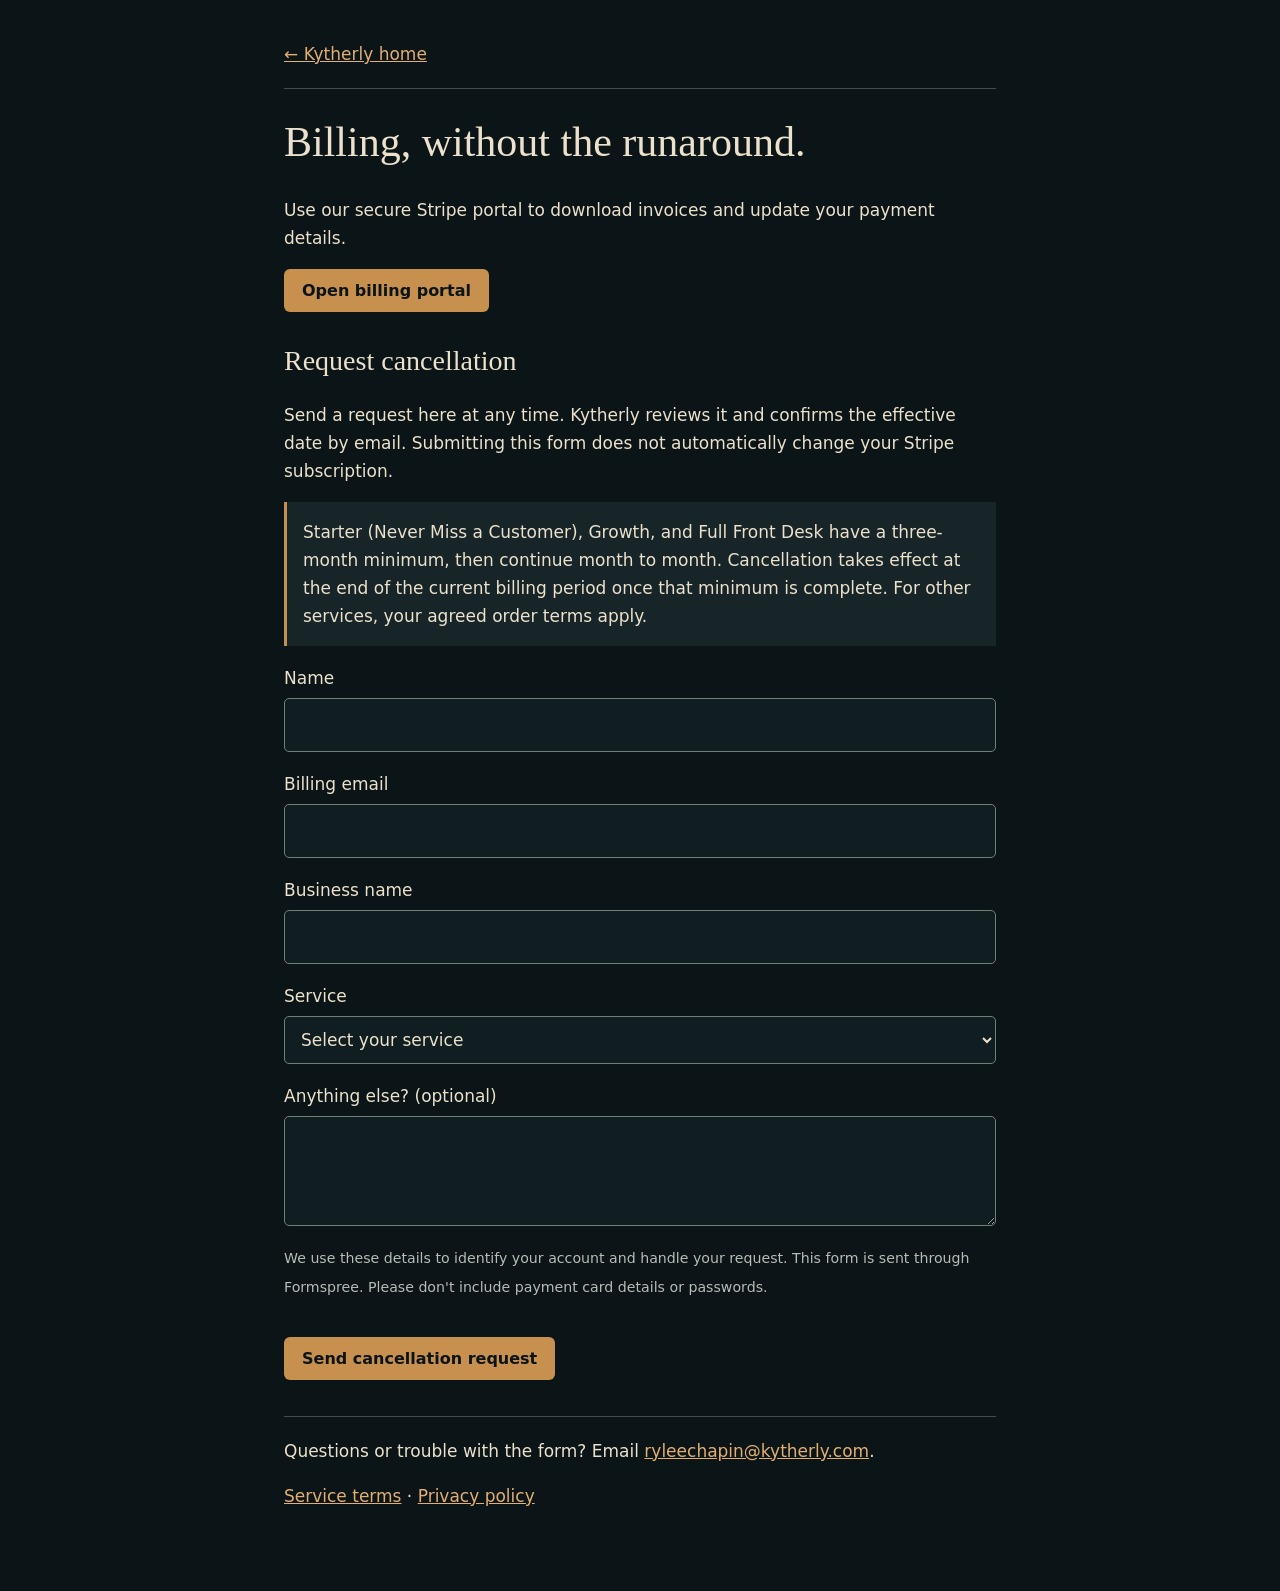
<file: billing.html>
<!doctype html>
<html lang="en">
<head>
<meta charset="utf-8"><meta name="viewport" content="width=device-width,initial-scale=1">
<title>Billing &amp; cancellation — Kytherly</title>
<meta name="description" content="Manage Kytherly invoices, update payment details, or request cancellation.">
<style>
:root{color-scheme:dark}*{box-sizing:border-box}body{margin:0;background:#0b1416;color:#ebe1cd;font:17px/1.65 system-ui,sans-serif}main{max-width:760px;margin:0 auto;padding:40px 24px 64px}a{color:#e2af73}header{border-bottom:1px solid #41504d;padding-bottom:20px}h1,h2{font-family:Georgia,serif;font-weight:400;line-height:1.2}h1{font-size:42px}h2{font-size:28px;margin-top:32px}.muted,small{color:#b2beb7}.button,button{display:inline-block;background:#c8904f;color:#0b1416;border:0;border-radius:6px;padding:12px 18px;font:700 16px system-ui;text-decoration:none;cursor:pointer}label{display:block;margin-top:18px}input,textarea,select{display:block;width:100%;margin-top:6px;padding:12px;border:1px solid #708078;background:#111e21;color:#ebe1cd;border-radius:5px;font:inherit}button{margin-top:20px}button:disabled{opacity:.6}a:focus-visible,button:focus-visible,input:focus-visible,select:focus-visible,textarea:focus-visible{outline:3px solid #e2af73;outline-offset:4px}.notice{padding:16px;background:#172528;border-left:3px solid #c8904f}footer{margin-top:36px;border-top:1px solid #41504d;padding-top:20px}#result{white-space:pre-line}
</style>
</head>
<body><main>
<header><a href="/">← Kytherly home</a></header>
<h1>Billing, without the runaround.</h1>
<p>Use our secure Stripe portal to download invoices and update your payment details.</p>
<a class="button" href="https://billing.stripe.com/p/login/00waEX8R7dS6dgt1Eq43S00">Open billing portal</a>
<h2>Request cancellation</h2>
<p>Send a request here at any time. Kytherly reviews it and confirms the effective date by email. Submitting this form does not automatically change your Stripe subscription.</p>
<p class="notice">Starter (Never Miss a Customer), Growth, and Full Front Desk have a three-month minimum, then continue month to month. Cancellation takes effect at the end of the current billing period once that minimum is complete. For other services, your agreed order terms apply.</p>
<form id="cancel-form" action="https://formspree.io/f/mrpeoeaj" method="post">
<input type="hidden" name="_subject" value="Kytherly cancellation request">
<input type="hidden" name="request_type" value="Cancellation request">
<label for="name">Name<input id="name" name="name" autocomplete="name" required maxlength="150"></label>
<label for="email">Billing email<input id="email" name="email" type="email" autocomplete="email" required maxlength="254"></label>
<label for="business">Business name<input id="business" name="business" autocomplete="organization" required maxlength="200"></label>
<label for="service">Service<select id="service" name="service" required><option value="">Select your service</option><option>Starter / Never Miss a Customer</option><option>Growth</option><option>Full Front Desk</option><option>Website or website care</option><option>Missed-call service</option><option>Other / multiple services</option></select></label>
<label for="details">Anything else? (optional)<textarea id="details" name="details" rows="3" maxlength="3000"></textarea></label>
<p><small>We use these details to identify your account and handle your request. This form is sent through Formspree. Please don't include payment card details or passwords.</small></p>
<button type="submit">Send cancellation request</button>
<p id="result" role="status" aria-live="polite"></p>
</form>
<footer>Questions or trouble with the form? Email <a href="mailto:ryleechapin@kytherly.com?subject=Kytherly%20billing">ryleechapin@kytherly.com</a>.<p><a href="/terms.html">Service terms</a> · <a href="/privacy.html">Privacy policy</a></p></footer>
</main>
<script>
const form=document.getElementById('cancel-form'),result=document.getElementById('result'),button=form.querySelector('button');
form.addEventListener('submit',async event=>{
 event.preventDefault(); if(!form.reportValidity())return;
 button.disabled=true;result.textContent='Sending your request…';
 try{const response=await fetch(form.action,{method:'POST',headers:{Accept:'application/json'},body:new FormData(form)});if(!response.ok)throw new Error('Request not accepted');result.textContent='Your request was received. Kytherly will review it and email you to confirm the cancellation date. Your subscription has not been automatically changed.';form.reset();}
 catch{result.textContent='Your request could not be confirmed. Please email ryleechapin@kytherly.com with your business name, billing email, and the service you want to cancel. Your form details are still here.';}
 finally{button.disabled=false;}
});
</script></body></html>
</file>
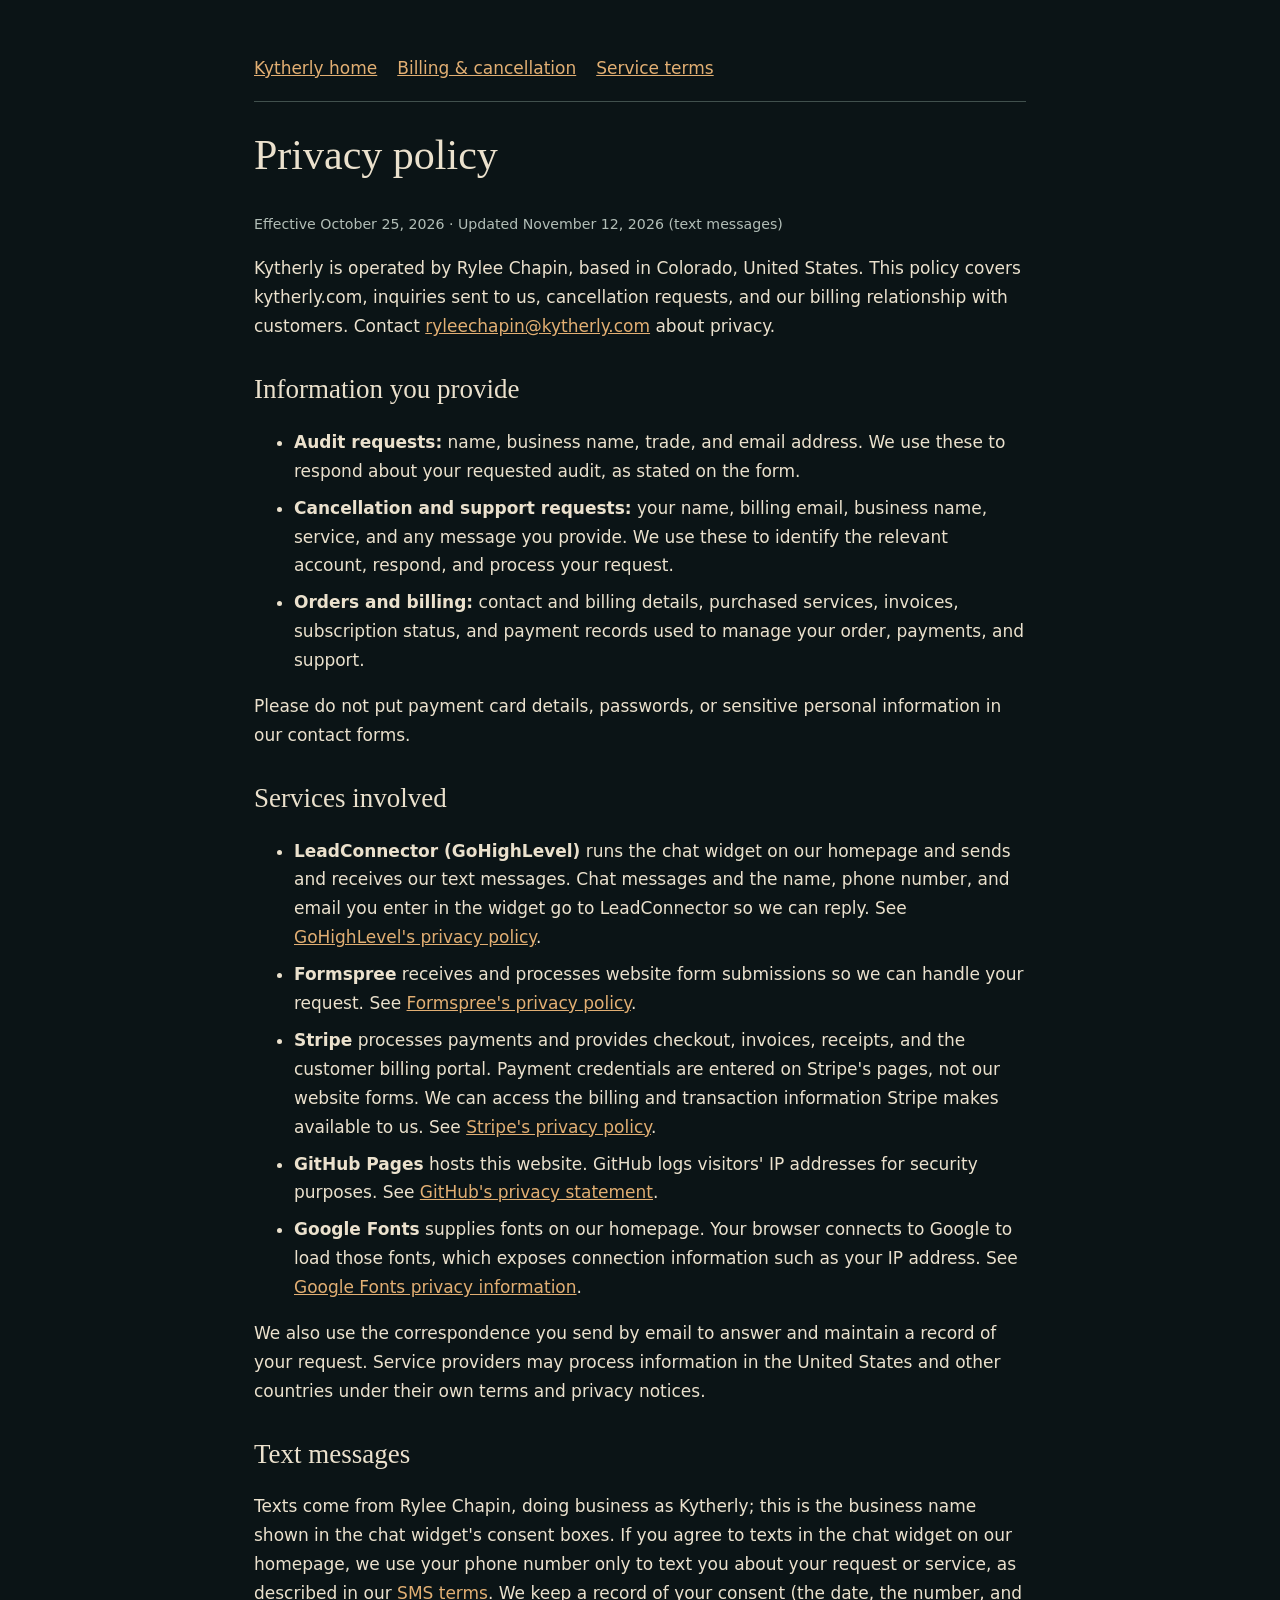
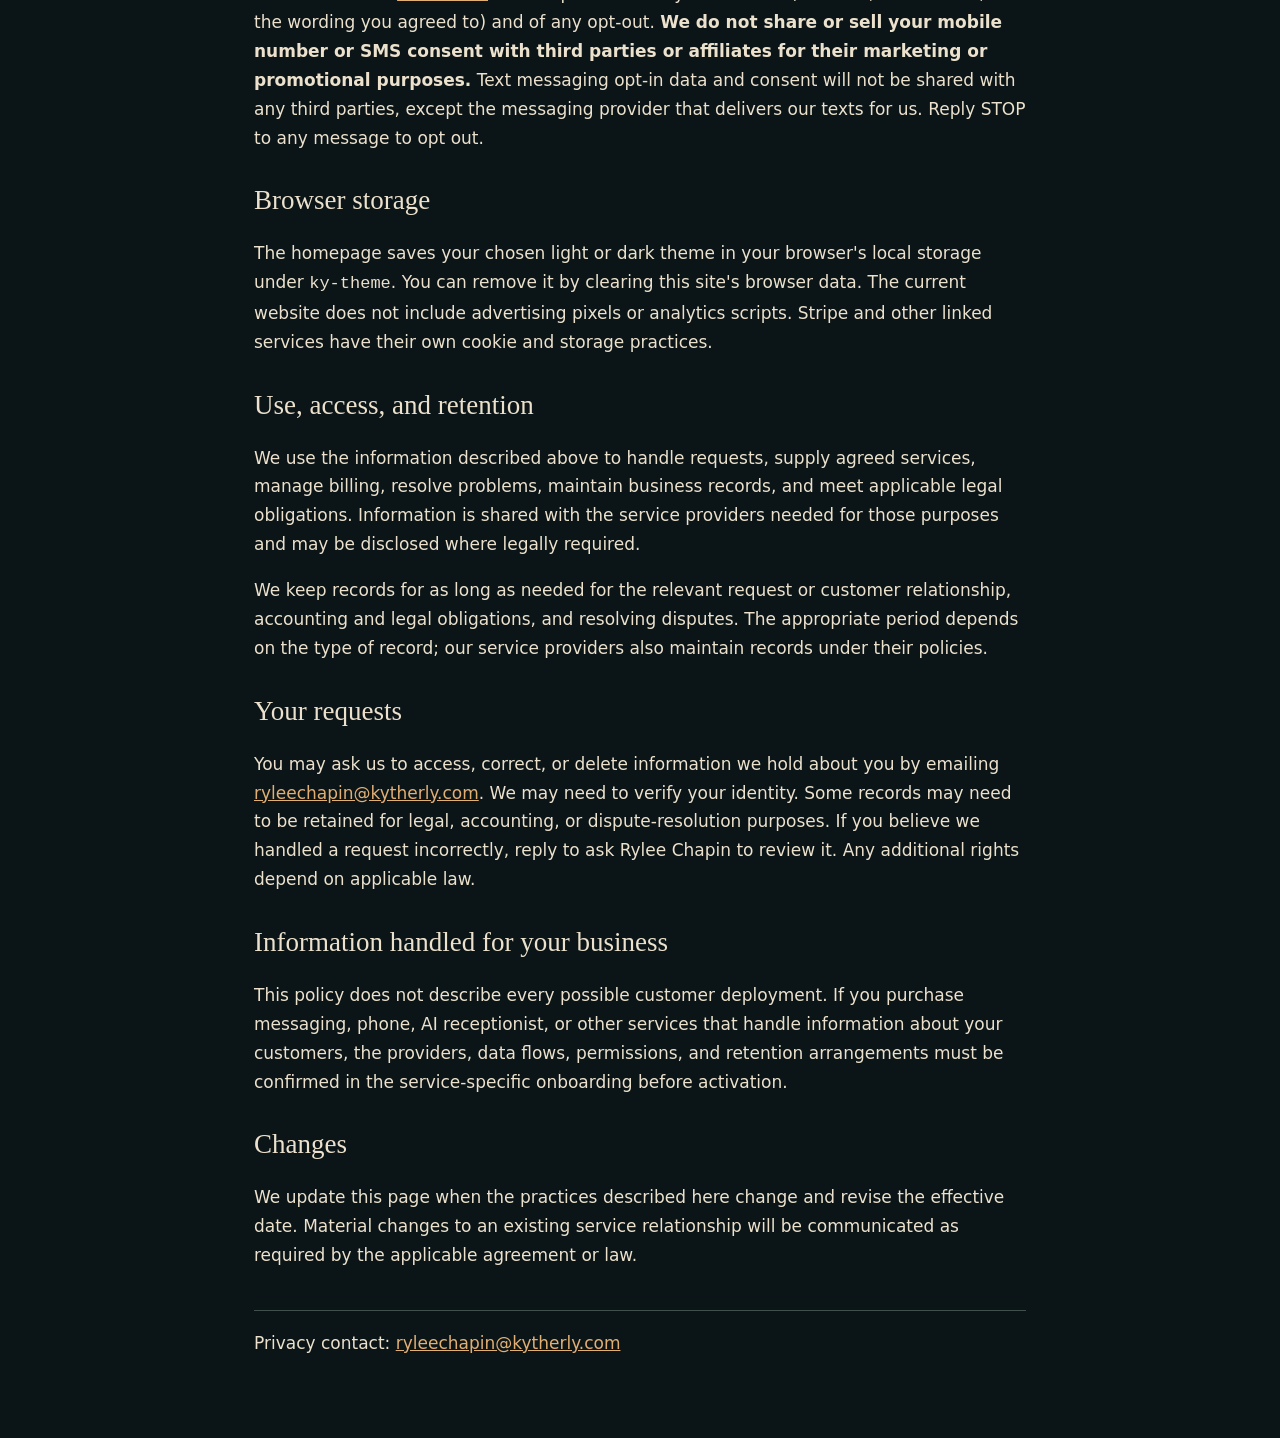
<file: privacy.html>
<!doctype html><html lang="en"><head><meta charset="utf-8"><meta name="viewport" content="width=device-width,initial-scale=1"><title>Privacy policy — Kytherly</title><meta name="description" content="How Kytherly handles website inquiries, cancellation requests, and billing information."><link rel="stylesheet" href="/policies.css"></head><body><main>
<header><nav aria-label="Navigation"><a href="/">Kytherly home</a><a href="/billing.html">Billing &amp; cancellation</a><a href="/terms.html">Service terms</a></nav></header>
<h1>Privacy policy</h1><p><small>Effective October 25, 2026 · Updated November 12, 2026 (text messages)</small></p>
<p>Kytherly is operated by Rylee Chapin, based in Colorado, United States. This policy covers kytherly.com, inquiries sent to us, cancellation requests, and our billing relationship with customers. Contact <a href="mailto:ryleechapin@kytherly.com?subject=Privacy%20request">ryleechapin@kytherly.com</a> about privacy.</p>
<h2>Information you provide</h2><ul><li><strong>Audit requests:</strong> name, business name, trade, and email address. We use these to respond about your requested audit, as stated on the form.</li><li><strong>Cancellation and support requests:</strong> your name, billing email, business name, service, and any message you provide. We use these to identify the relevant account, respond, and process your request.</li><li><strong>Orders and billing:</strong> contact and billing details, purchased services, invoices, subscription status, and payment records used to manage your order, payments, and support.</li></ul>
<p>Please do not put payment card details, passwords, or sensitive personal information in our contact forms.</p>
<h2>Services involved</h2><ul><li><strong>LeadConnector (GoHighLevel)</strong> runs the chat widget on our homepage and sends and receives our text messages. Chat messages and the name, phone number, and email you enter in the widget go to LeadConnector so we can reply. See <a href="https://www.gohighlevel.com/privacy-policy">GoHighLevel's privacy policy</a>.</li><li><strong>Formspree</strong> receives and processes website form submissions so we can handle your request. See <a href="https://formspree.io/legal/privacy-policy/">Formspree's privacy policy</a>.</li><li><strong>Stripe</strong> processes payments and provides checkout, invoices, receipts, and the customer billing portal. Payment credentials are entered on Stripe's pages, not our website forms. We can access the billing and transaction information Stripe makes available to us. See <a href="https://stripe.com/privacy">Stripe's privacy policy</a>.</li><li><strong>GitHub Pages</strong> hosts this website. GitHub logs visitors' IP addresses for security purposes. See <a href="https://docs.github.com/en/site-policy/privacy-policies/github-general-privacy-statement">GitHub's privacy statement</a>.</li><li><strong>Google Fonts</strong> supplies fonts on our homepage. Your browser connects to Google to load those fonts, which exposes connection information such as your IP address. See <a href="https://developers.google.com/fonts/faq/privacy">Google Fonts privacy information</a>.</li></ul>
<p>We also use the correspondence you send by email to answer and maintain a record of your request. Service providers may process information in the United States and other countries under their own terms and privacy notices.</p>
<h2 id="sms">Text messages</h2><p>Texts come from Rylee Chapin, doing business as Kytherly; this is the business name shown in the chat widget's consent boxes. If you agree to texts in the chat widget on our homepage, we use your phone number only to text you about your request or service, as described in our <a href="/terms.html#sms">SMS terms</a>. We keep a record of your consent (the date, the number, and the wording you agreed to) and of any opt-out. <strong>We do not share or sell your mobile number or SMS consent with third parties or affiliates for their marketing or promotional purposes.</strong> Text messaging opt-in data and consent will not be shared with any third parties, except the messaging provider that delivers our texts for us. Reply STOP to any message to opt out.</p>
<h2>Browser storage</h2><p>The homepage saves your chosen light or dark theme in your browser's local storage under <code>ky-theme</code>. You can remove it by clearing this site's browser data. The current website does not include advertising pixels or analytics scripts. Stripe and other linked services have their own cookie and storage practices.</p>
<h2>Use, access, and retention</h2><p>We use the information described above to handle requests, supply agreed services, manage billing, resolve problems, maintain business records, and meet applicable legal obligations. Information is shared with the service providers needed for those purposes and may be disclosed where legally required.</p>
<p>We keep records for as long as needed for the relevant request or customer relationship, accounting and legal obligations, and resolving disputes. The appropriate period depends on the type of record; our service providers also maintain records under their policies.</p>
<h2>Your requests</h2><p>You may ask us to access, correct, or delete information we hold about you by emailing <a href="mailto:ryleechapin@kytherly.com?subject=Privacy%20request">ryleechapin@kytherly.com</a>. We may need to verify your identity. Some records may need to be retained for legal, accounting, or dispute-resolution purposes. If you believe we handled a request incorrectly, reply to ask Rylee Chapin to review it. Any additional rights depend on applicable law.</p>
<h2>Information handled for your business</h2><p>This policy does not describe every possible customer deployment. If you purchase messaging, phone, AI receptionist, or other services that handle information about your customers, the providers, data flows, permissions, and retention arrangements must be confirmed in the service-specific onboarding before activation.</p>
<h2>Changes</h2><p>We update this page when the practices described here change and revise the effective date. Material changes to an existing service relationship will be communicated as required by the applicable agreement or law.</p>
<footer>Privacy contact: <a href="mailto:ryleechapin@kytherly.com?subject=Privacy%20request">ryleechapin@kytherly.com</a></footer></main></body></html>
</file>
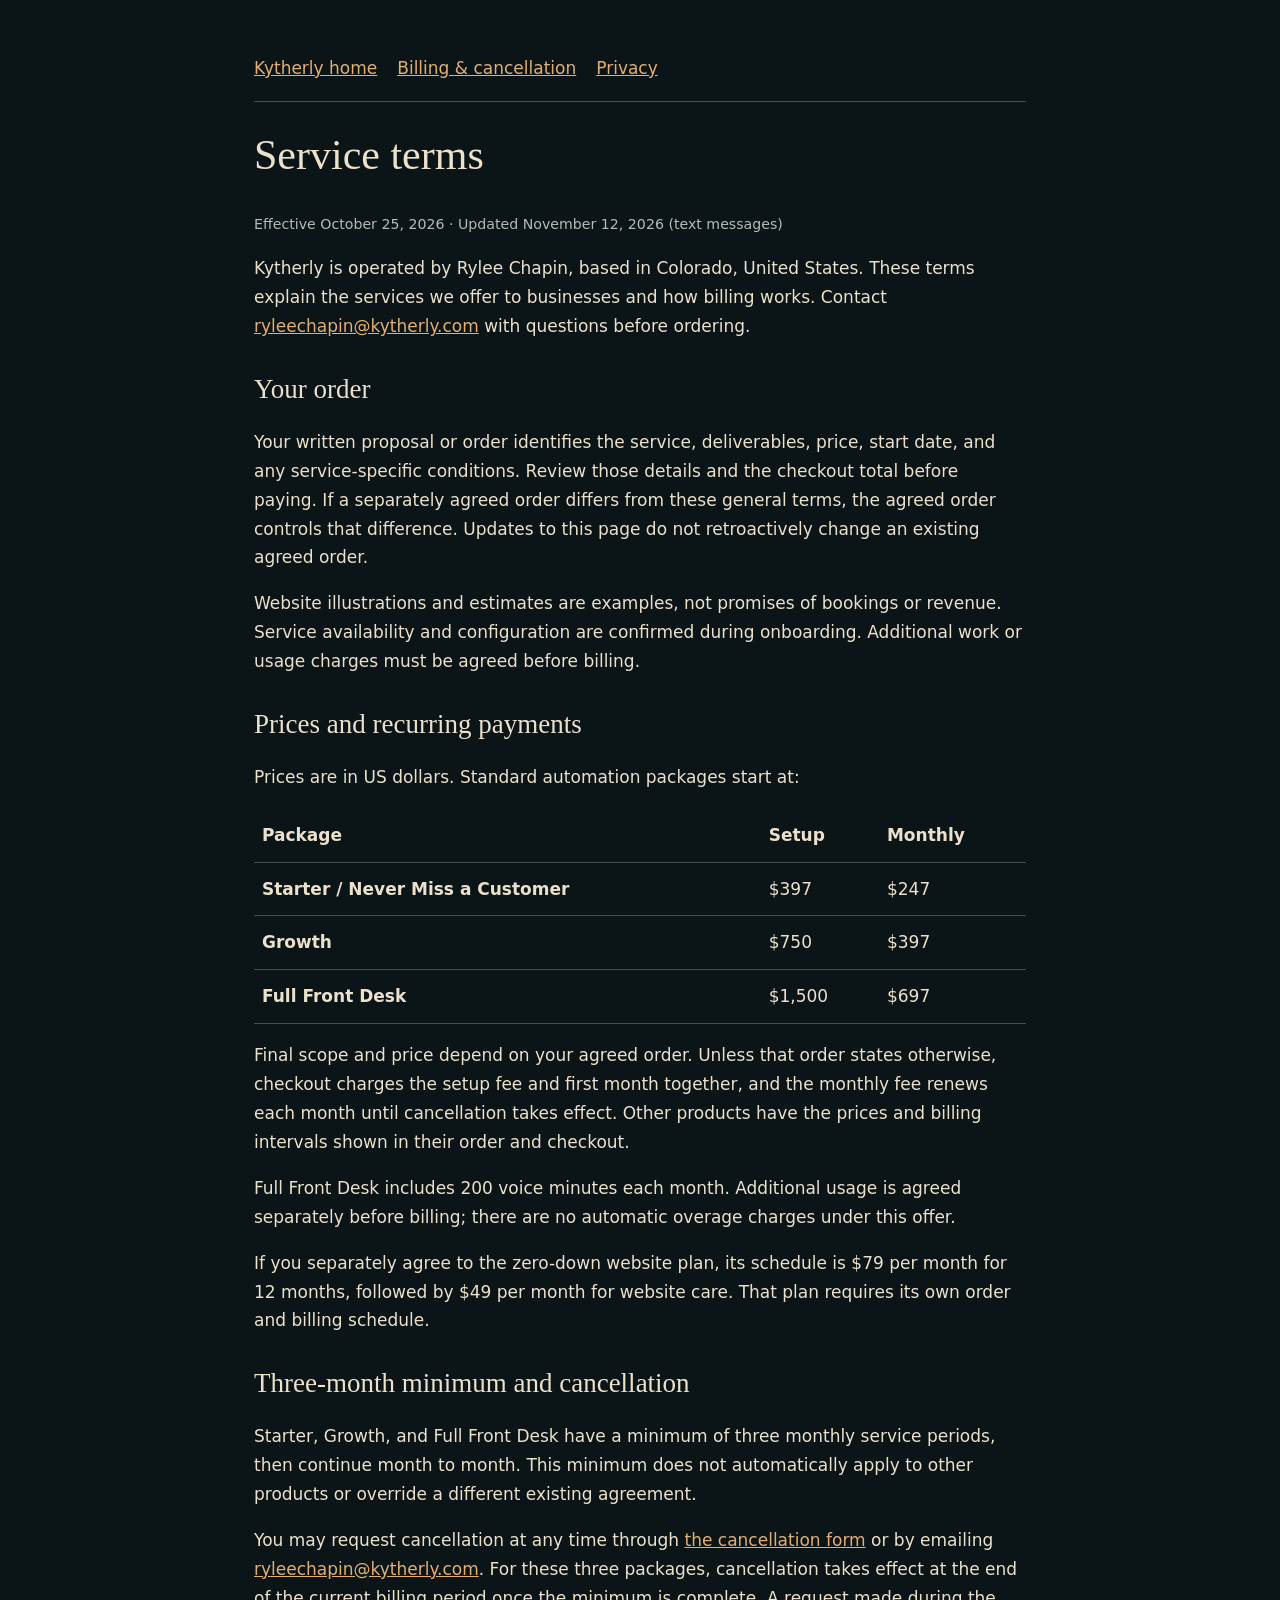
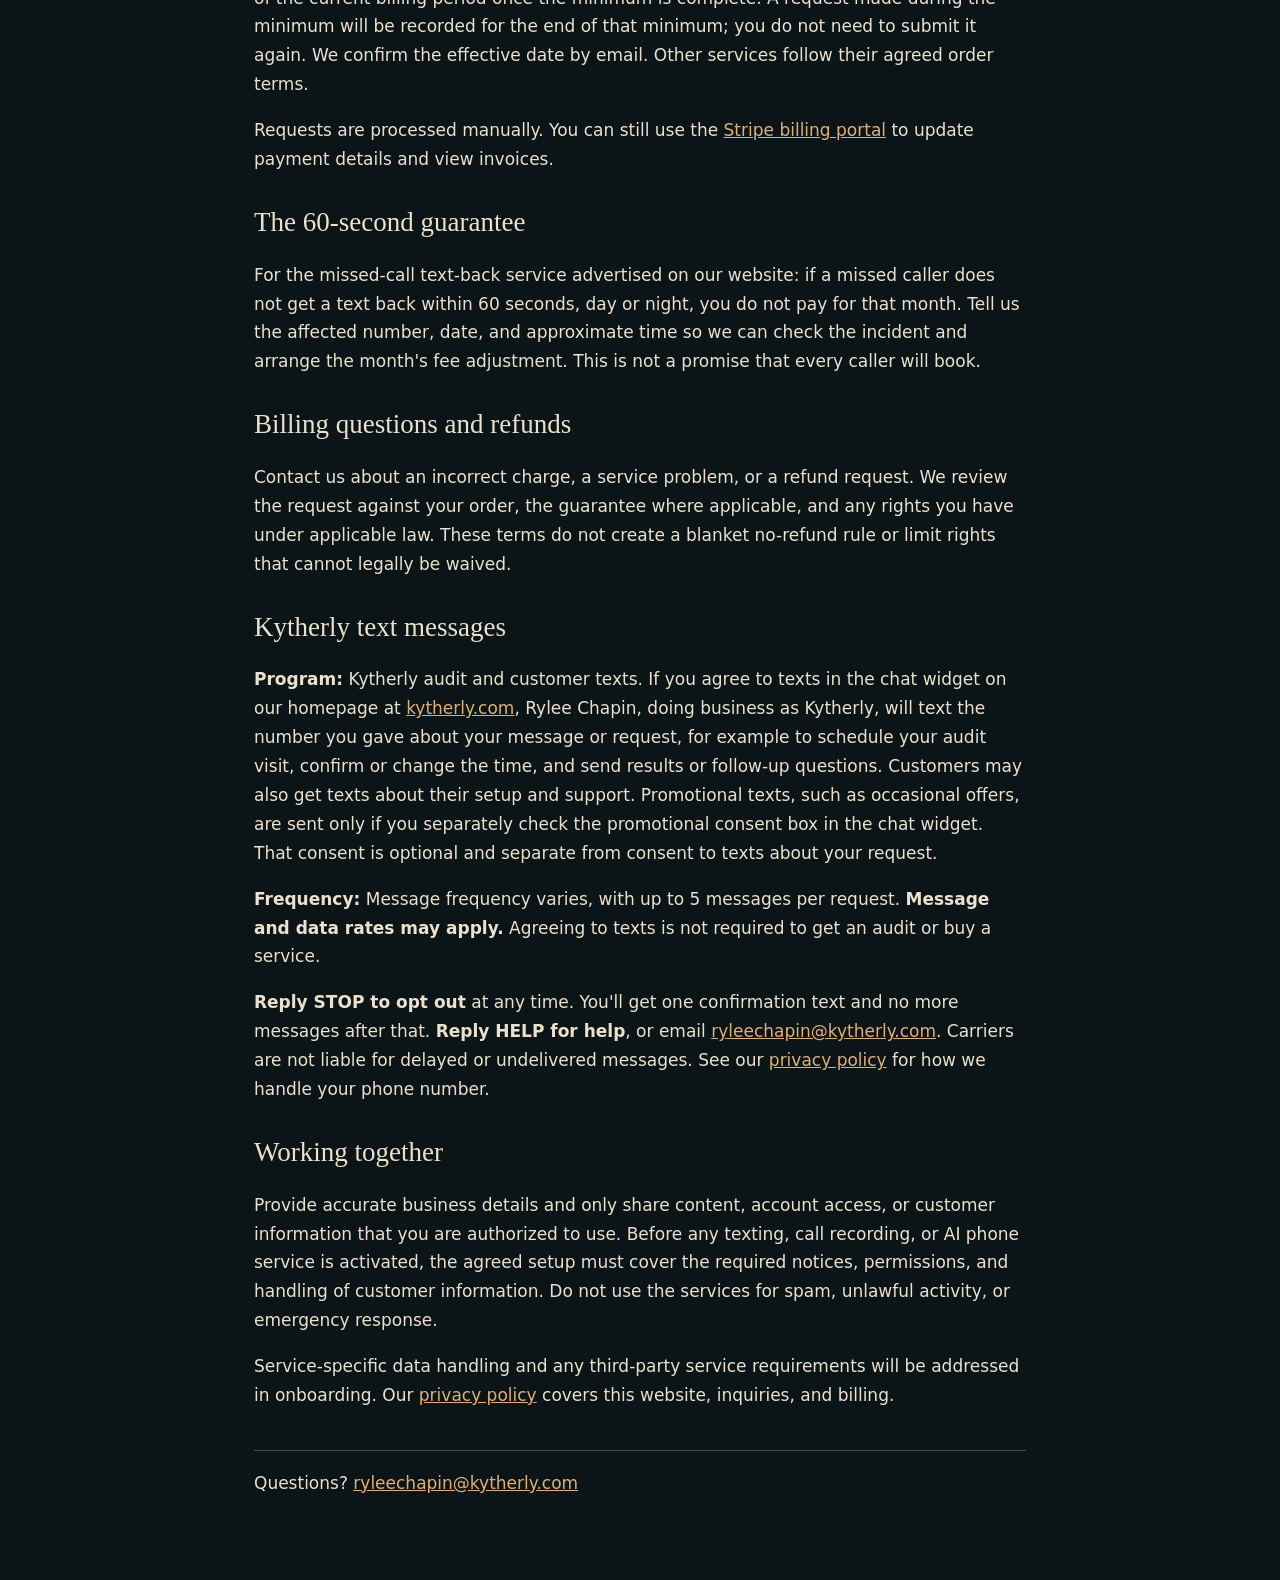
<file: terms.html>
<!doctype html><html lang="en"><head><meta charset="utf-8"><meta name="viewport" content="width=device-width,initial-scale=1"><title>Service terms — Kytherly</title><meta name="description" content="Kytherly service prices, billing, cancellation, and support terms."><link rel="stylesheet" href="/policies.css"></head><body><main>
<header><nav aria-label="Navigation"><a href="/">Kytherly home</a><a href="/billing.html">Billing &amp; cancellation</a><a href="/privacy.html">Privacy</a></nav></header>
<h1>Service terms</h1><p><small>Effective October 25, 2026 · Updated November 12, 2026 (text messages)</small></p>
<p>Kytherly is operated by Rylee Chapin, based in Colorado, United States. These terms explain the services we offer to businesses and how billing works. Contact <a href="mailto:ryleechapin@kytherly.com">ryleechapin@kytherly.com</a> with questions before ordering.</p>
<h2>Your order</h2><p>Your written proposal or order identifies the service, deliverables, price, start date, and any service-specific conditions. Review those details and the checkout total before paying. If a separately agreed order differs from these general terms, the agreed order controls that difference. Updates to this page do not retroactively change an existing agreed order.</p>
<p>Website illustrations and estimates are examples, not promises of bookings or revenue. Service availability and configuration are confirmed during onboarding. Additional work or usage charges must be agreed before billing.</p>
<h2>Prices and recurring payments</h2><p>Prices are in US dollars. Standard automation packages start at:</p>
<table><thead><tr><th scope="col">Package</th><th scope="col">Setup</th><th scope="col">Monthly</th></tr></thead><tbody><tr><th scope="row">Starter / Never Miss a Customer</th><td>$397</td><td>$247</td></tr><tr><th scope="row">Growth</th><td>$750</td><td>$397</td></tr><tr><th scope="row">Full Front Desk</th><td>$1,500</td><td>$697</td></tr></tbody></table>
<p>Final scope and price depend on your agreed order. Unless that order states otherwise, checkout charges the setup fee and first month together, and the monthly fee renews each month until cancellation takes effect. Other products have the prices and billing intervals shown in their order and checkout.</p>
<p>Full Front Desk includes 200 voice minutes each month. Additional usage is agreed separately before billing; there are no automatic overage charges under this offer.</p>
<p>If you separately agree to the zero-down website plan, its schedule is $79 per month for 12 months, followed by $49 per month for website care. That plan requires its own order and billing schedule.</p>
<h2>Three-month minimum and cancellation</h2><p>Starter, Growth, and Full Front Desk have a minimum of three monthly service periods, then continue month to month. This minimum does not automatically apply to other products or override a different existing agreement.</p>
<p>You may request cancellation at any time through <a href="/billing.html">the cancellation form</a> or by emailing <a href="mailto:ryleechapin@kytherly.com?subject=Cancellation%20request">ryleechapin@kytherly.com</a>. For these three packages, cancellation takes effect at the end of the current billing period once the minimum is complete. A request made during the minimum will be recorded for the end of that minimum; you do not need to submit it again. We confirm the effective date by email. Other services follow their agreed order terms.</p>
<p>Requests are processed manually. You can still use the <a href="https://billing.stripe.com/p/login/00waEX8R7dS6dgt1Eq43S00">Stripe billing portal</a> to update payment details and view invoices.</p>
<h2>The 60-second guarantee</h2><p>For the missed-call text-back service advertised on our website: if a missed caller does not get a text back within 60 seconds, day or night, you do not pay for that month. Tell us the affected number, date, and approximate time so we can check the incident and arrange the month's fee adjustment. This is not a promise that every caller will book.</p>
<h2>Billing questions and refunds</h2><p>Contact us about an incorrect charge, a service problem, or a refund request. We review the request against your order, the guarantee where applicable, and any rights you have under applicable law. These terms do not create a blanket no-refund rule or limit rights that cannot legally be waived.</p>
<h2 id="sms">Kytherly text messages</h2><p><strong>Program:</strong> Kytherly audit and customer texts. If you agree to texts in the chat widget on our homepage at <a href="/">kytherly.com</a>, Rylee Chapin, doing business as Kytherly, will text the number you gave about your message or request, for example to schedule your audit visit, confirm or change the time, and send results or follow-up questions. Customers may also get texts about their setup and support. Promotional texts, such as occasional offers, are sent only if you separately check the promotional consent box in the chat widget. That consent is optional and separate from consent to texts about your request.</p>
<p><strong>Frequency:</strong> Message frequency varies, with up to 5 messages per request. <strong>Message and data rates may apply.</strong> Agreeing to texts is not required to get an audit or buy a service.</p>
<p><strong>Reply STOP to opt out</strong> at any time. You'll get one confirmation text and no more messages after that. <strong>Reply HELP for help</strong>, or email <a href="mailto:ryleechapin@kytherly.com">ryleechapin@kytherly.com</a>. Carriers are not liable for delayed or undelivered messages. See our <a href="/privacy.html#sms">privacy policy</a> for how we handle your phone number.</p>
<h2>Working together</h2><p>Provide accurate business details and only share content, account access, or customer information that you are authorized to use. Before any texting, call recording, or AI phone service is activated, the agreed setup must cover the required notices, permissions, and handling of customer information. Do not use the services for spam, unlawful activity, or emergency response.</p>
<p>Service-specific data handling and any third-party service requirements will be addressed in onboarding. Our <a href="/privacy.html">privacy policy</a> covers this website, inquiries, and billing.</p>
<footer>Questions? <a href="mailto:ryleechapin@kytherly.com">ryleechapin@kytherly.com</a></footer></main></body></html>
</file>
<file: policies.css>
:root{color-scheme:dark}*{box-sizing:border-box}body{margin:0;background:#0b1416;color:#ebe1cd;font:17px/1.7 system-ui,sans-serif}main{max-width:820px;margin:auto;padding:36px 24px 64px}a{color:#e2af73}header,footer{padding:18px 0;border-bottom:1px solid #41504d}footer{border-top:1px solid #41504d;border-bottom:0;margin-top:40px}nav{display:flex;flex-wrap:wrap;gap:20px}h1,h2{font-family:Georgia,serif;font-weight:400;line-height:1.2}h1{font-size:42px}h2{font-size:27px;margin-top:32px}small{color:#b2beb7}li{margin:8px 0}table{width:100%;border-collapse:collapse}th,td{text-align:left;padding:12px 8px;border-bottom:1px solid #41504d}a:focus-visible{outline:3px solid #e2af73;outline-offset:4px}@media(max-width:480px){table{font-size:14px}th,td{padding:10px 4px}h1{font-size:34px}}
</file>
